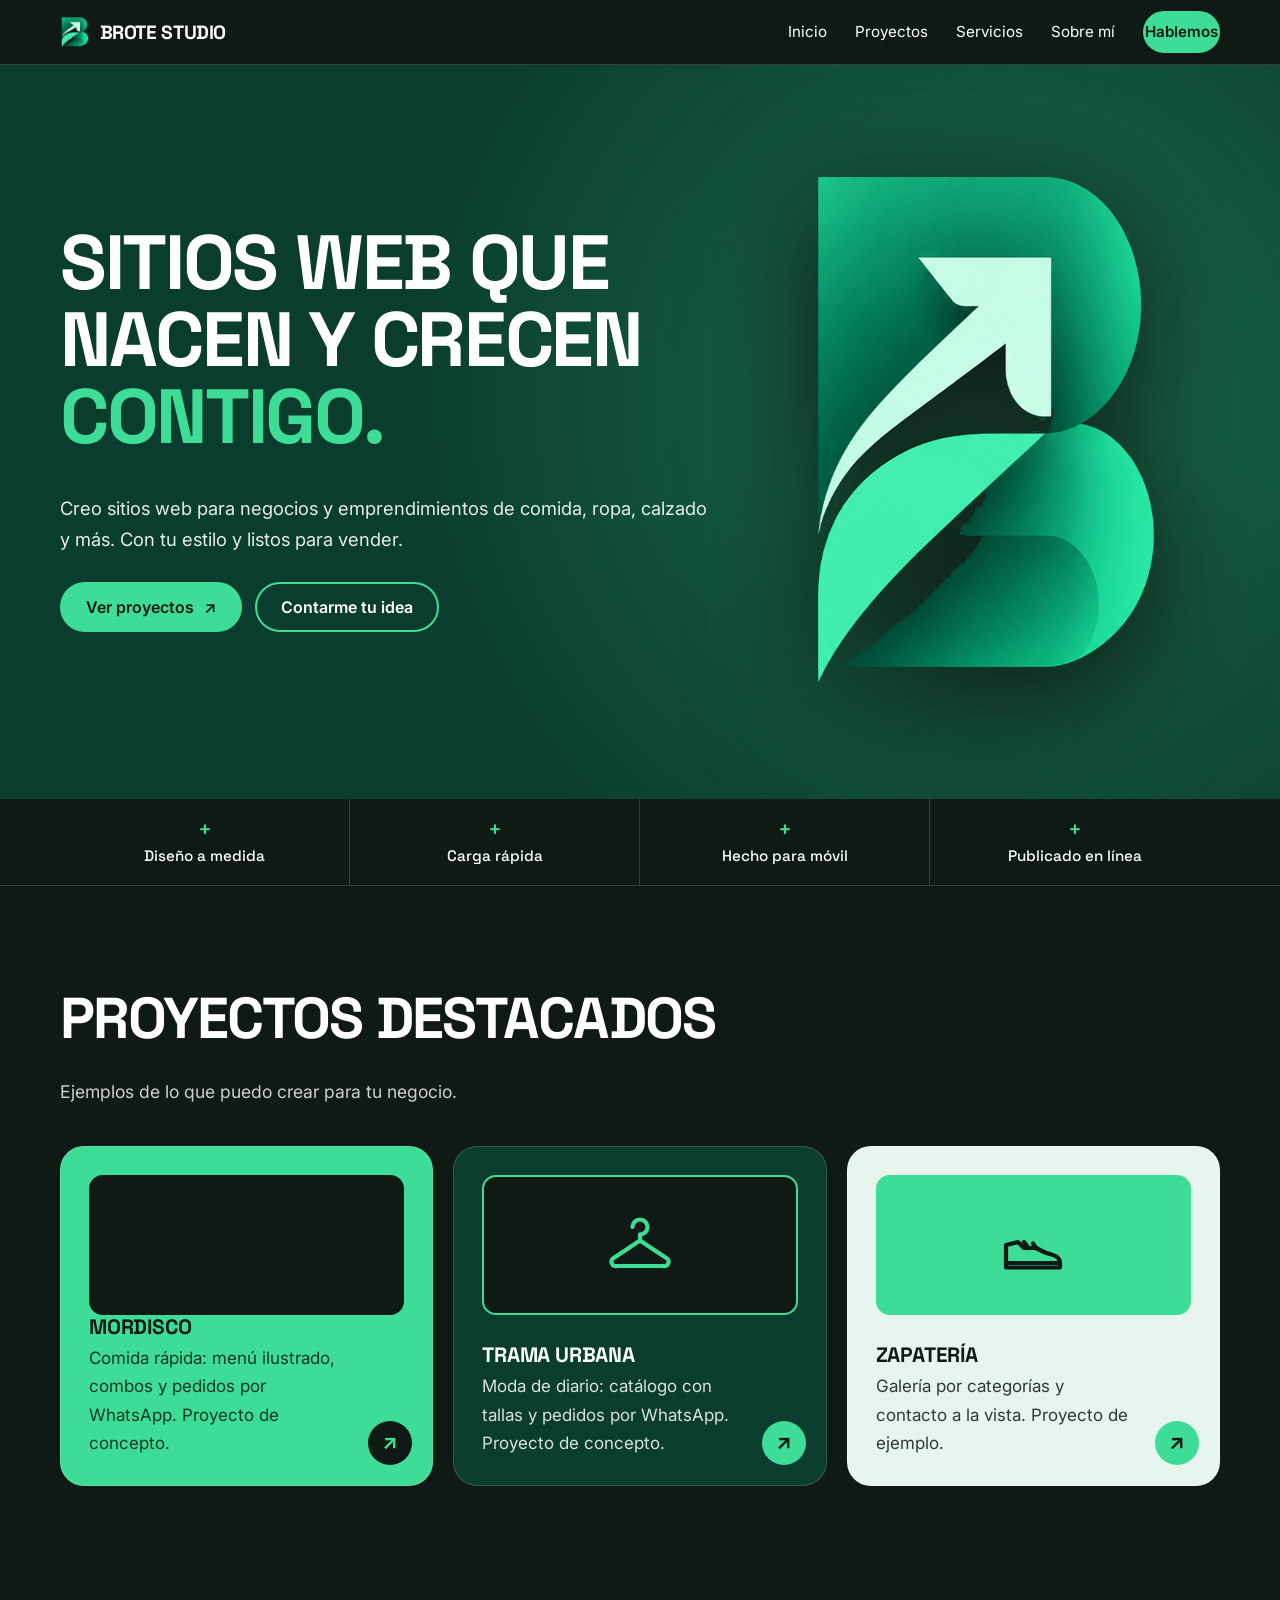
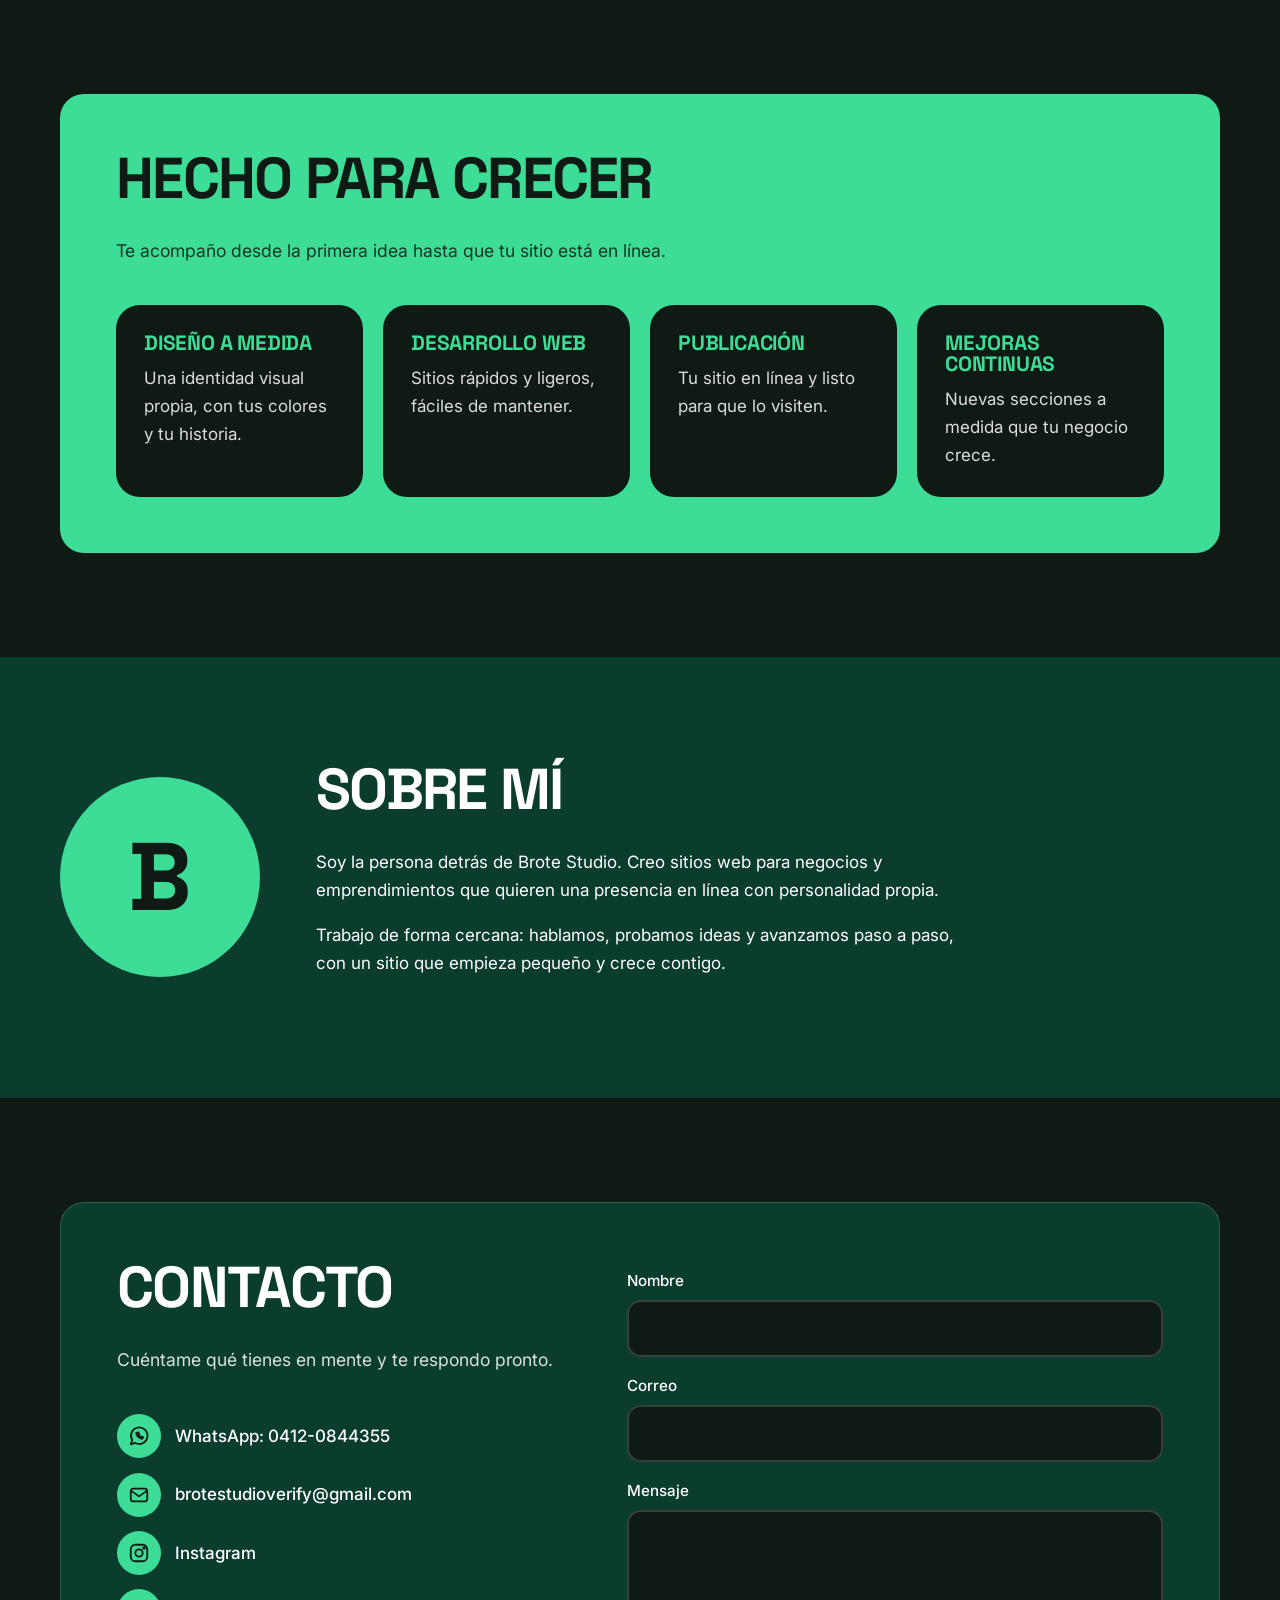
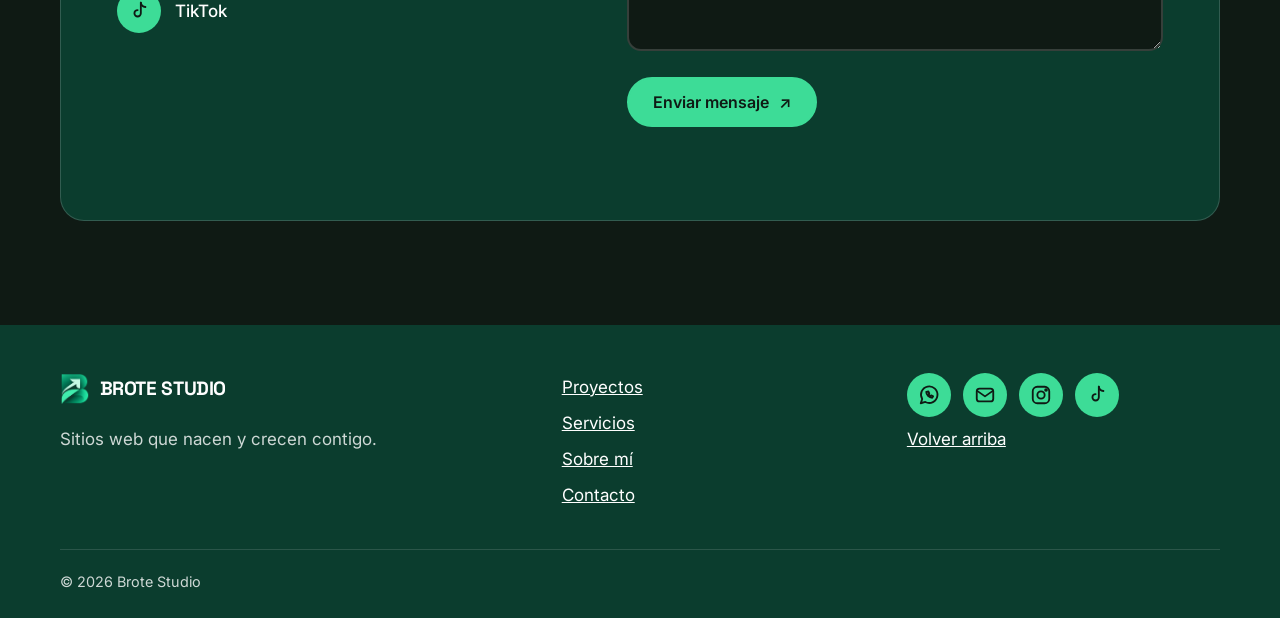
<file: index.html>
<!DOCTYPE html>
<html lang="es">
<head>
  <meta charset="UTF-8">
  <meta name="viewport" content="width=device-width, initial-scale=1">
  <title>Brote Studio · Sitios web que nacen y crecen contigo</title>
  <meta name="description" content="Brote Studio crea sitios web para negocios y emprendimientos: comida, ropa, calzado y más.">
  <link rel="icon" type="image/png" href="favicon.png">
  <link rel="preconnect" href="https://fonts.googleapis.com">
  <link rel="preconnect" href="https://fonts.gstatic.com" crossorigin>
  <link href="https://fonts.googleapis.com/css2?family=Inter:wght@400;500;600&family=Space+Grotesk:wght@500;700&display=swap" rel="stylesheet">
  <link rel="stylesheet" href="styles.css">
</head>
<body>

<svg width="0" height="0" style="position:absolute" aria-hidden="true">
  <symbol id="i-wa" viewBox="0 0 24 24" fill="none" stroke="currentColor" stroke-width="2" stroke-linecap="round" stroke-linejoin="round"><path d="M3 21l1.6-4.6A9 9 0 1 1 8 19.6L3 21z"/><path d="M9 8.5c0 3.5 3 6.5 6.5 6.5l1-1.6-2-1-.9.8c-.9-.4-1.7-1.2-2.1-2.1l.8-.9-1-2L9 8.5z"/></symbol>
  <symbol id="i-mail" viewBox="0 0 24 24" fill="none" stroke="currentColor" stroke-width="2" stroke-linecap="round" stroke-linejoin="round"><rect x="3" y="5" width="18" height="14" rx="3"/><path d="M3.5 7.5l8.5 6 8.5-6"/></symbol>
  <symbol id="i-ig" viewBox="0 0 24 24" fill="none" stroke="currentColor" stroke-width="2" stroke-linecap="round" stroke-linejoin="round"><rect x="3" y="3" width="18" height="18" rx="5"/><circle cx="12" cy="12" r="4"/><circle cx="17.5" cy="6.5" r="1" fill="currentColor"/></symbol>
  <symbol id="i-tt" viewBox="0 0 24 24" fill="none" stroke="currentColor" stroke-width="2" stroke-linecap="round" stroke-linejoin="round"><path d="M14 3v11.5a3.5 3.5 0 1 1-3.5-3.5"/><path d="M14 3c.4 2.7 2.2 4.4 5 4.6"/></symbol>
</svg>

<header class="site-header" id="top">
  <div class="wrap bar">
    <a href="#inicio" class="logo"><img src="logo.png" alt="" width="30" height="32"><span>Brote Studio</span></a>
    <button class="menu-btn" aria-label="Abrir menú" aria-expanded="false" aria-controls="menu"><span></span><span></span></button>
    <nav id="menu" class="menu" aria-label="Principal">
      <a href="#inicio">Inicio</a>
      <a href="#proyectos">Proyectos</a>
      <a href="#servicios">Servicios</a>
      <a href="#sobre-mi">Sobre mí</a>
      <a href="#contacto" class="btn btn-small">Hablemos</a>
    </nav>
  </div>
</header>

<main>

  <!-- INICIO -->
  <section class="hero" id="inicio">
    <div class="wrap hero-grid">
      <div>
        <h1><span class="line">Sitios web que</span> <span class="line">nacen y crecen</span> <span class="line">contigo.</span></h1>
        <p class="lead">Creo sitios web para negocios y emprendimientos de comida, ropa, calzado y más. Con tu estilo y listos para vender.</p>
        <div class="actions">
          <a href="#proyectos" class="btn">Ver proyectos <span class="arrow" aria-hidden="true">↗</span></a>
          <a href="#contacto" class="btn btn-ghost">Contarme tu idea</a>
        </div>
      </div>
      <div class="hero-art" aria-hidden="true"><img src="logo-grande.png" alt="" width="520" height="550"></div>
    </div>
  </section>

  <!-- Franja de valores -->
  <section class="strip" aria-label="Lo que incluye cada sitio">
    <ul class="wrap">
      <li>Diseño a medida</li>
      <li>Carga rápida</li>
      <li>Hecho para móvil</li>
      <li>Publicado en línea</li>
    </ul>
  </section>

  <!-- PROYECTOS -->
  <section class="section" id="proyectos">
    <div class="wrap">
      <div class="head">
        <h2>Proyectos destacados</h2>
        <p class="section-intro">Ejemplos de lo que puedo crear para tu negocio.</p>
      </div>
      <!-- TODO: reemplaza por tus proyectos reales cuando los tengas. -->
      <div class="grid projects">
        <article class="card project p1">
          <div class="shape" aria-hidden="true"><svg viewBox="0 0 120 100"><path d="M12 46C12 20 36 8 60 8s48 12 48 38z" fill="#C0711A"/><ellipse cx="40" cy="24" rx="3" ry="1.6" fill="#FFF4DC"/><ellipse cx="62" cy="18" rx="3" ry="1.6" fill="#FFF4DC"/><ellipse cx="82" cy="26" rx="3" ry="1.6" fill="#FFF4DC"/><path d="M8 48q8 8 16 0t16 0 16 0 16 0 16 0 16 0v6H8z" fill="#5DBB63"/><path d="M14 54h92l-14 8H28z" fill="#FFE08A"/><rect x="12" y="60" width="96" height="14" rx="7" fill="#5A3420"/><path d="M12 78h96v2c0 8-6 12-14 12H26c-8 0-14-4-14-12z" fill="#C0711A"/></svg></div>
          <h3><a href="mordisco.html">Mordisco</a></h3>
          <p>Comida rápida: menú ilustrado, combos y pedidos por WhatsApp. Proyecto de concepto.</p>
          <span class="go" aria-hidden="true">↗</span>
        </article>
        <article class="card project p2">
          <div class="shape" aria-hidden="true"><svg viewBox="0 0 24 24"><path d="M12 8.5a2.5 2.5 0 1 0-2.5-2.5"/><path d="M12 8.5v2L3.5 16.2A1.4 1.4 0 0 0 4.3 19h15.4a1.4 1.4 0 0 0 .8-2.8L12 10.5"/></svg></div>
          <h3><a href="trama-urbana.html">Trama Urbana</a></h3>
          <p>Moda de diario: catálogo con tallas y pedidos por WhatsApp. Proyecto de concepto.</p>
          <span class="go" aria-hidden="true">↗</span>
        </article>
        <article class="card project p3">
          <div class="shape" aria-hidden="true"><svg viewBox="0 0 24 24"><path d="M3 16v-4l4-1 2 2h4l3 1.5c2 .7 5 1 5 3.5v1.5H3z"/><path d="M3 18h18M9 11l1.5 2M12 11.5l1 1.5"/></svg></div>
          <h3>Zapatería</h3>
          <p>Galería por categorías y contacto a la vista. Proyecto de ejemplo.</p>
          <span class="go" aria-hidden="true">↗</span>
        </article>
      </div>
    </div>
  </section>

  <!-- SERVICIOS -->
  <section class="section" id="servicios">
    <div class="wrap">
      <div class="panel">
        <h2>Hecho para crecer</h2>
        <p class="section-intro">Te acompaño desde la primera idea hasta que tu sitio está en línea.</p>
        <div class="grid services">
          <article class="card"><h3>Diseño a medida</h3><p>Una identidad visual propia, con tus colores y tu historia.</p></article>
          <article class="card"><h3>Desarrollo web</h3><p>Sitios rápidos y ligeros, fáciles de mantener.</p></article>
          <article class="card"><h3>Publicación</h3><p>Tu sitio en línea y listo para que lo visiten.</p></article>
          <article class="card"><h3>Mejoras continuas</h3><p>Nuevas secciones a medida que tu negocio crece.</p></article>
        </div>
      </div>
    </div>
  </section>

  <!-- SOBRE MÍ -->
  <section class="section about-sec" id="sobre-mi">
    <div class="wrap about">
      <div class="avatar" aria-hidden="true">B</div>
      <div>
        <h2>Sobre mí</h2>
        <!-- TODO: escribe aquí tu historia con tus propias palabras. -->
        <p>Soy la persona detrás de Brote Studio. Creo sitios web para negocios y emprendimientos que quieren una presencia en línea con personalidad propia.</p>
        <p>Trabajo de forma cercana: hablamos, probamos ideas y avanzamos paso a paso, con un sitio que empieza pequeño y crece contigo.</p>
      </div>
    </div>
  </section>

  <!-- CONTACTO -->
  <section class="section" id="contacto">
    <div class="wrap">
      <div class="panel contact">
        <div>
          <h2>Contacto</h2>
          <p class="section-intro">Cuéntame qué tienes en mente y te respondo pronto.</p>
          <ul class="links">
            <li><a href="https://wa.me/584120844355?text=Hola%20Brote%20Studio%2C%20quiero%20un%20sitio%20web%20para%20mi%20negocio" target="_blank" rel="noopener"><span class="ico"><svg><use href="#i-wa"/></svg></span>WhatsApp: 0412-0844355</a></li>
            <li><a href="https://mail.google.com/mail/?view=cm&to=brotestudioverify@gmail.com&su=Quiero%20un%20sitio%20web" target="_blank" rel="noopener"><span class="ico"><svg><use href="#i-mail"/></svg></span>brotestudioverify@gmail.com</a></li>
            <!-- TODO: reemplaza estos dos enlaces por tus perfiles reales (ej. https://instagram.com/tu_usuario) -->
            <li><a href="https://www.instagram.com/" target="_blank" rel="noopener"><span class="ico"><svg><use href="#i-ig"/></svg></span>Instagram</a></li>
            <li><a href="https://www.tiktok.com/" target="_blank" rel="noopener"><span class="ico"><svg><use href="#i-tt"/></svg></span>TikTok</a></li>
          </ul>
        </div>
        <form class="form" id="contact-form" novalidate>
          <label for="nombre">Nombre</label>
          <input id="nombre" name="nombre" type="text" autocomplete="name" required>
          <label for="correo">Correo</label>
          <input id="correo" name="correo" type="email" autocomplete="email" required>
          <label for="mensaje">Mensaje</label>
          <textarea id="mensaje" name="mensaje" rows="4" required></textarea>
          <button type="submit" class="btn">Enviar mensaje <span class="arrow" aria-hidden="true">↗</span></button>
          <p class="form-msg" id="form-msg" role="status"></p>
        </form>
      </div>
    </div>
  </section>

</main>

<footer class="site-footer">
  <div class="wrap foot">
    <div>
      <a href="#inicio" class="logo"><img src="logo.png" alt="" width="30" height="32"><span>Brote Studio</span></a>
      <p>Sitios web que nacen y crecen contigo.</p>
    </div>
    <nav aria-label="Pie de página">
      <a href="#proyectos">Proyectos</a>
      <a href="#servicios">Servicios</a>
      <a href="#sobre-mi">Sobre mí</a>
      <a href="#contacto">Contacto</a>
    </nav>
    <div>
      <div class="redes">
        <a class="ico" href="https://wa.me/584120844355" target="_blank" rel="noopener" aria-label="WhatsApp"><svg><use href="#i-wa"/></svg></a>
        <a class="ico" href="https://mail.google.com/mail/?view=cm&to=brotestudioverify@gmail.com" target="_blank" rel="noopener" aria-label="Gmail"><svg><use href="#i-mail"/></svg></a>
        <a class="ico" href="https://www.instagram.com/" target="_blank" rel="noopener" aria-label="Instagram"><svg><use href="#i-ig"/></svg></a>
        <a class="ico" href="https://www.tiktok.com/" target="_blank" rel="noopener" aria-label="TikTok"><svg><use href="#i-tt"/></svg></a>
      </div>
      <a href="#top">Volver arriba</a>
    </div>
  </div>
  <div class="wrap copy">© <span id="year">2026</span> Brote Studio</div>
</footer>

<script src="script.js"></script>
</body>
</html>
</file>
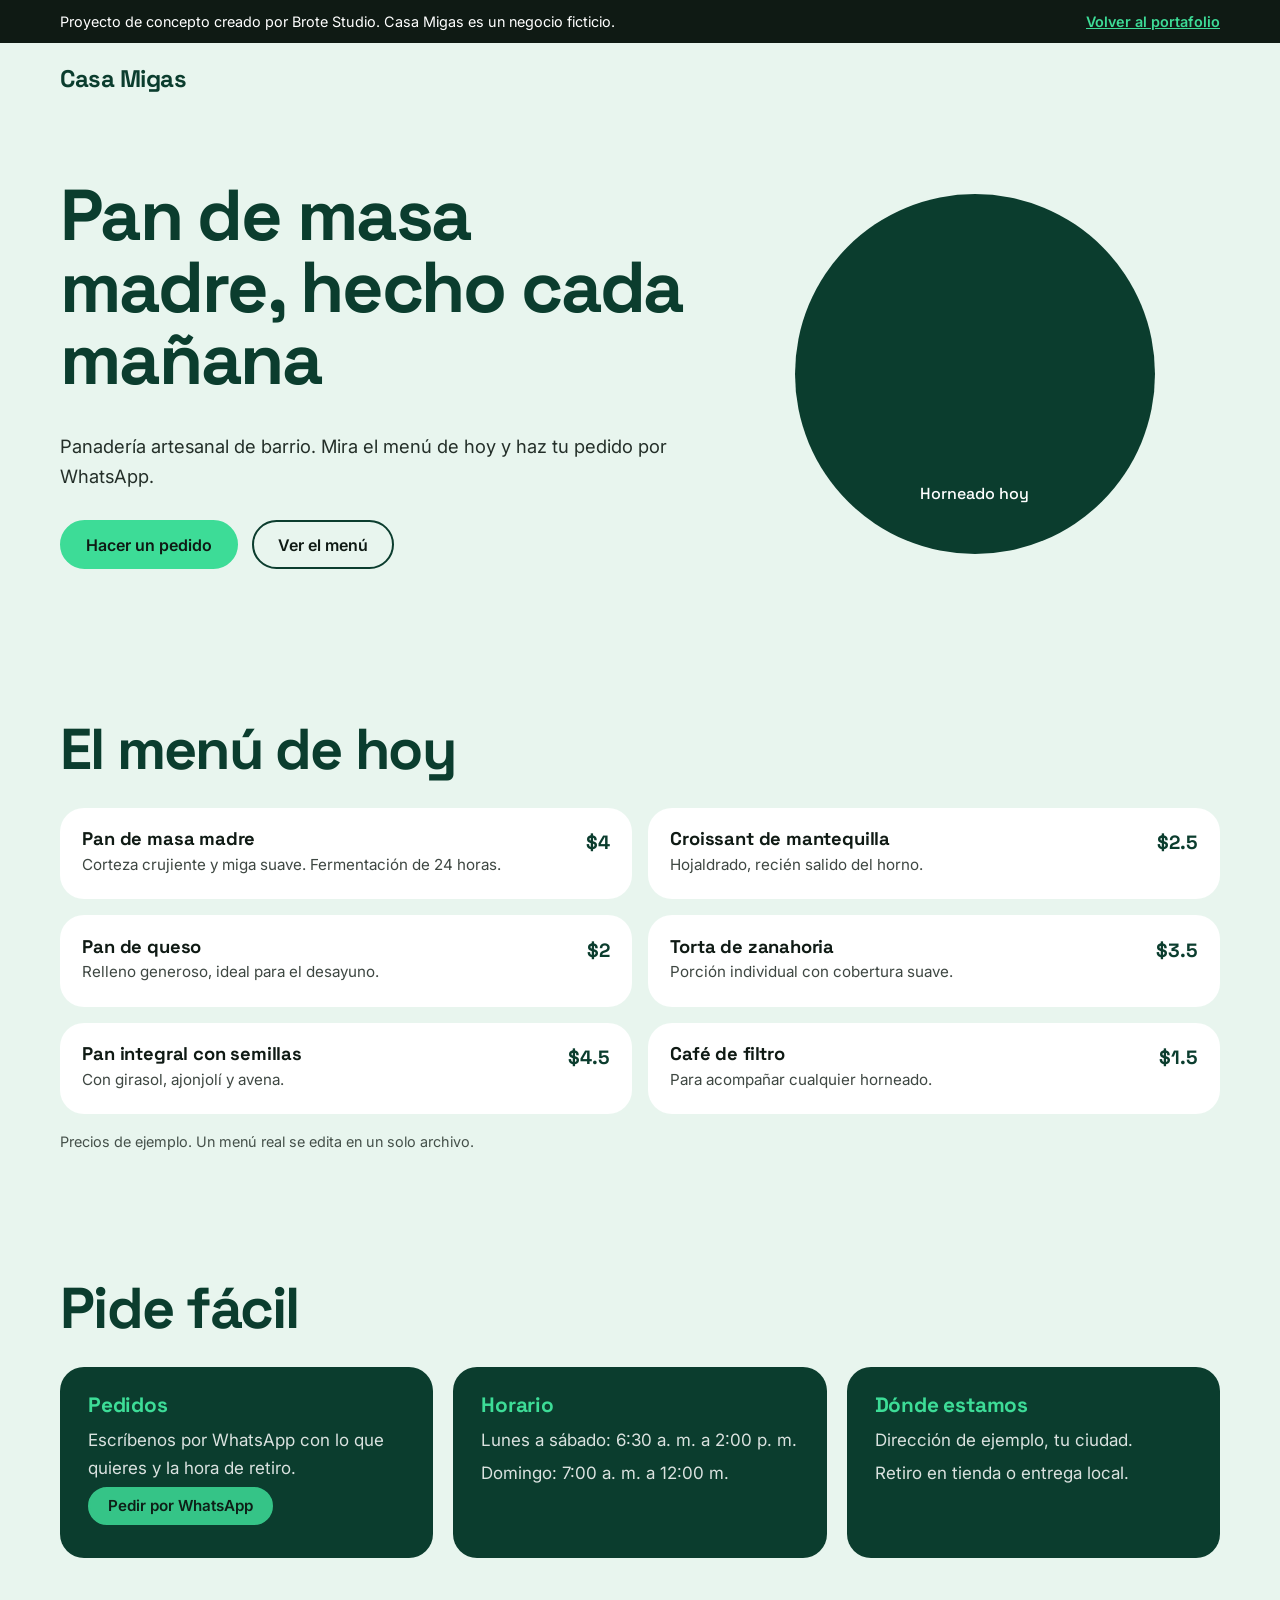
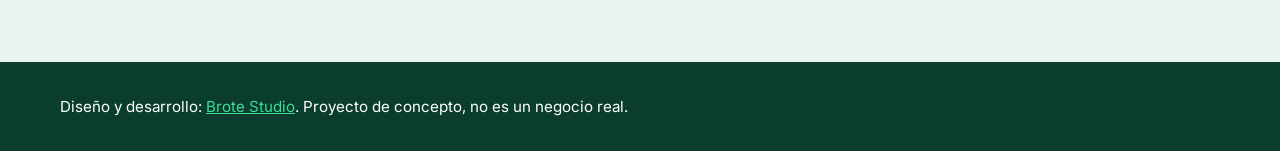
<file: casa-migas.html>
<!DOCTYPE html>
<html lang="es">
<head>
  <meta charset="UTF-8">
  <meta name="viewport" content="width=device-width, initial-scale=1">
  <title>Casa Migas · Panadería artesanal (proyecto de concepto)</title>
  <meta name="description" content="Proyecto de concepto de Brote Studio: sitio para una panadería artesanal ficticia.">
  <meta name="robots" content="noindex">
  <link rel="icon" type="image/png" href="favicon.png">
  <link rel="preconnect" href="https://fonts.googleapis.com">
  <link rel="preconnect" href="https://fonts.gstatic.com" crossorigin>
  <link href="https://fonts.googleapis.com/css2?family=Inter:wght@400;500;600&family=Space+Grotesk:wght@500;700&display=swap" rel="stylesheet">
  <link rel="stylesheet" href="styles.css">
  <style>
    body { background: var(--verde-salvia); color: var(--casi-negro); }
    .aviso { background: var(--casi-negro); color: var(--blanco); font-size: .9rem; padding: .6rem 0; }
    .aviso .wrap { display: flex; flex-wrap: wrap; gap: .5rem 1.5rem; justify-content: space-between; }
    .aviso a { color: var(--verde-menta); font-weight: 600; }
    .cm-top { padding: 1.25rem 0; }
    .cm-top strong { font: 700 1.5rem var(--fuente-titulo); letter-spacing: -0.02em; color: var(--verde-bosque); }
    .cm-hero { display: grid; gap: 2rem; align-items: center; padding: 2rem 0 4rem; }
    .cm-hero h1 { color: var(--verde-bosque); text-transform: none; font-size: clamp(2.4rem, 7vw, 4.5rem); }
    .cm-hero .btn-ghost { color: var(--casi-negro); border-color: var(--verde-bosque); }
    .horno { aspect-ratio: 1; max-width: 360px; width: 100%; margin-inline: auto; border-radius: 50%; background: var(--verde-bosque); display: grid; place-content: center; position: relative; }
    .horno::before { content: ""; width: 62%; aspect-ratio: 1.5; border-radius: 50% 50% 45% 45%; background: var(--verde-menta); }
    .horno span { position: absolute; bottom: 14%; left: 0; right: 0; text-align: center; color: var(--blanco); font: 500 1rem var(--fuente-titulo); }
    .cm-sec { padding: 3.5rem 0; }
    .cm-sec h2 { color: var(--verde-bosque); text-transform: none; }
    .menu-grid { display: grid; gap: 1rem; }
    .item { background: var(--blanco); border-radius: var(--radio); padding: 1.4rem; display: flex; justify-content: space-between; gap: 1rem; }
    .item h3 { text-transform: none; font-size: 1.15rem; margin-bottom: .2rem; }
    .item p { margin: 0; font-size: .95rem; opacity: .8; }
    .item b { font: 700 1.2rem var(--fuente-titulo); color: var(--verde-bosque); }
    .nota { font-size: .9rem; opacity: .75; margin-top: 1rem; }
    .info { display: grid; gap: 1.25rem; }
    .info .card { background: var(--verde-bosque); color: var(--blanco); }
    .info h3 { color: var(--verde-menta); text-transform: none; }
    .info p { margin: 0 0 .3rem; }
    .cm-foot { background: var(--verde-bosque); color: var(--blanco); padding: 2rem 0; margin-top: 3rem; font-size: .95rem; }
    .cm-foot a { color: var(--verde-menta); }
    @media (min-width: 760px) {
      .cm-hero { grid-template-columns: 1.3fr 1fr; padding: 4rem 0 6rem; }
      .menu-grid { grid-template-columns: repeat(2, 1fr); }
      .info { grid-template-columns: repeat(3, 1fr); }
    }
  </style>
</head>
<body>

<div class="aviso">
  <div class="wrap">
    <span>Proyecto de concepto creado por Brote Studio. Casa Migas es un negocio ficticio.</span>
    <a href="index.html#proyectos">Volver al portafolio</a>
  </div>
</div>

<header class="cm-top"><div class="wrap"><strong>Casa Migas</strong></div></header>

<main class="wrap">

  <section class="cm-hero">
    <div>
      <h1>Pan de masa madre, hecho cada mañana</h1>
      <p class="lead">Panadería artesanal de barrio. Mira el menú de hoy y haz tu pedido por WhatsApp.</p>
      <div class="actions">
        <a href="#pedido" class="btn">Hacer un pedido</a>
        <a href="#menu" class="btn btn-ghost">Ver el menú</a>
      </div>
    </div>
    <div class="horno" aria-hidden="true"><span>Horneado hoy</span></div>
  </section>

  <section class="cm-sec" id="menu">
    <h2>El menú de hoy</h2>
    <div class="menu-grid">
      <article class="item"><div><h3>Pan de masa madre</h3><p>Corteza crujiente y miga suave. Fermentación de 24 horas.</p></div><b>$4</b></article>
      <article class="item"><div><h3>Croissant de mantequilla</h3><p>Hojaldrado, recién salido del horno.</p></div><b>$2.5</b></article>
      <article class="item"><div><h3>Pan de queso</h3><p>Relleno generoso, ideal para el desayuno.</p></div><b>$2</b></article>
      <article class="item"><div><h3>Torta de zanahoria</h3><p>Porción individual con cobertura suave.</p></div><b>$3.5</b></article>
      <article class="item"><div><h3>Pan integral con semillas</h3><p>Con girasol, ajonjolí y avena.</p></div><b>$4.5</b></article>
      <article class="item"><div><h3>Café de filtro</h3><p>Para acompañar cualquier horneado.</p></div><b>$1.5</b></article>
    </div>
    <p class="nota">Precios de ejemplo. Un menú real se edita en un solo archivo.</p>
  </section>

  <section class="cm-sec" id="pedido">
    <h2>Pide fácil</h2>
    <div class="info">
      <div class="card"><h3>Pedidos</h3><p>Escríbenos por WhatsApp con lo que quieres y la hora de retiro.</p><p><a class="btn btn-small" href="#pedido">Pedir por WhatsApp</a></p></div>
      <div class="card"><h3>Horario</h3><p>Lunes a sábado: 6:30 a. m. a 2:00 p. m.</p><p>Domingo: 7:00 a. m. a 12:00 m.</p></div>
      <div class="card"><h3>Dónde estamos</h3><p>Dirección de ejemplo, tu ciudad.</p><p>Retiro en tienda o entrega local.</p></div>
    </div>
  </section>

</main>

<footer class="cm-foot">
  <div class="wrap">Diseño y desarrollo: <a href="index.html">Brote Studio</a>. Proyecto de concepto, no es un negocio real.</div>
</footer>

</body>
</html>
</file>
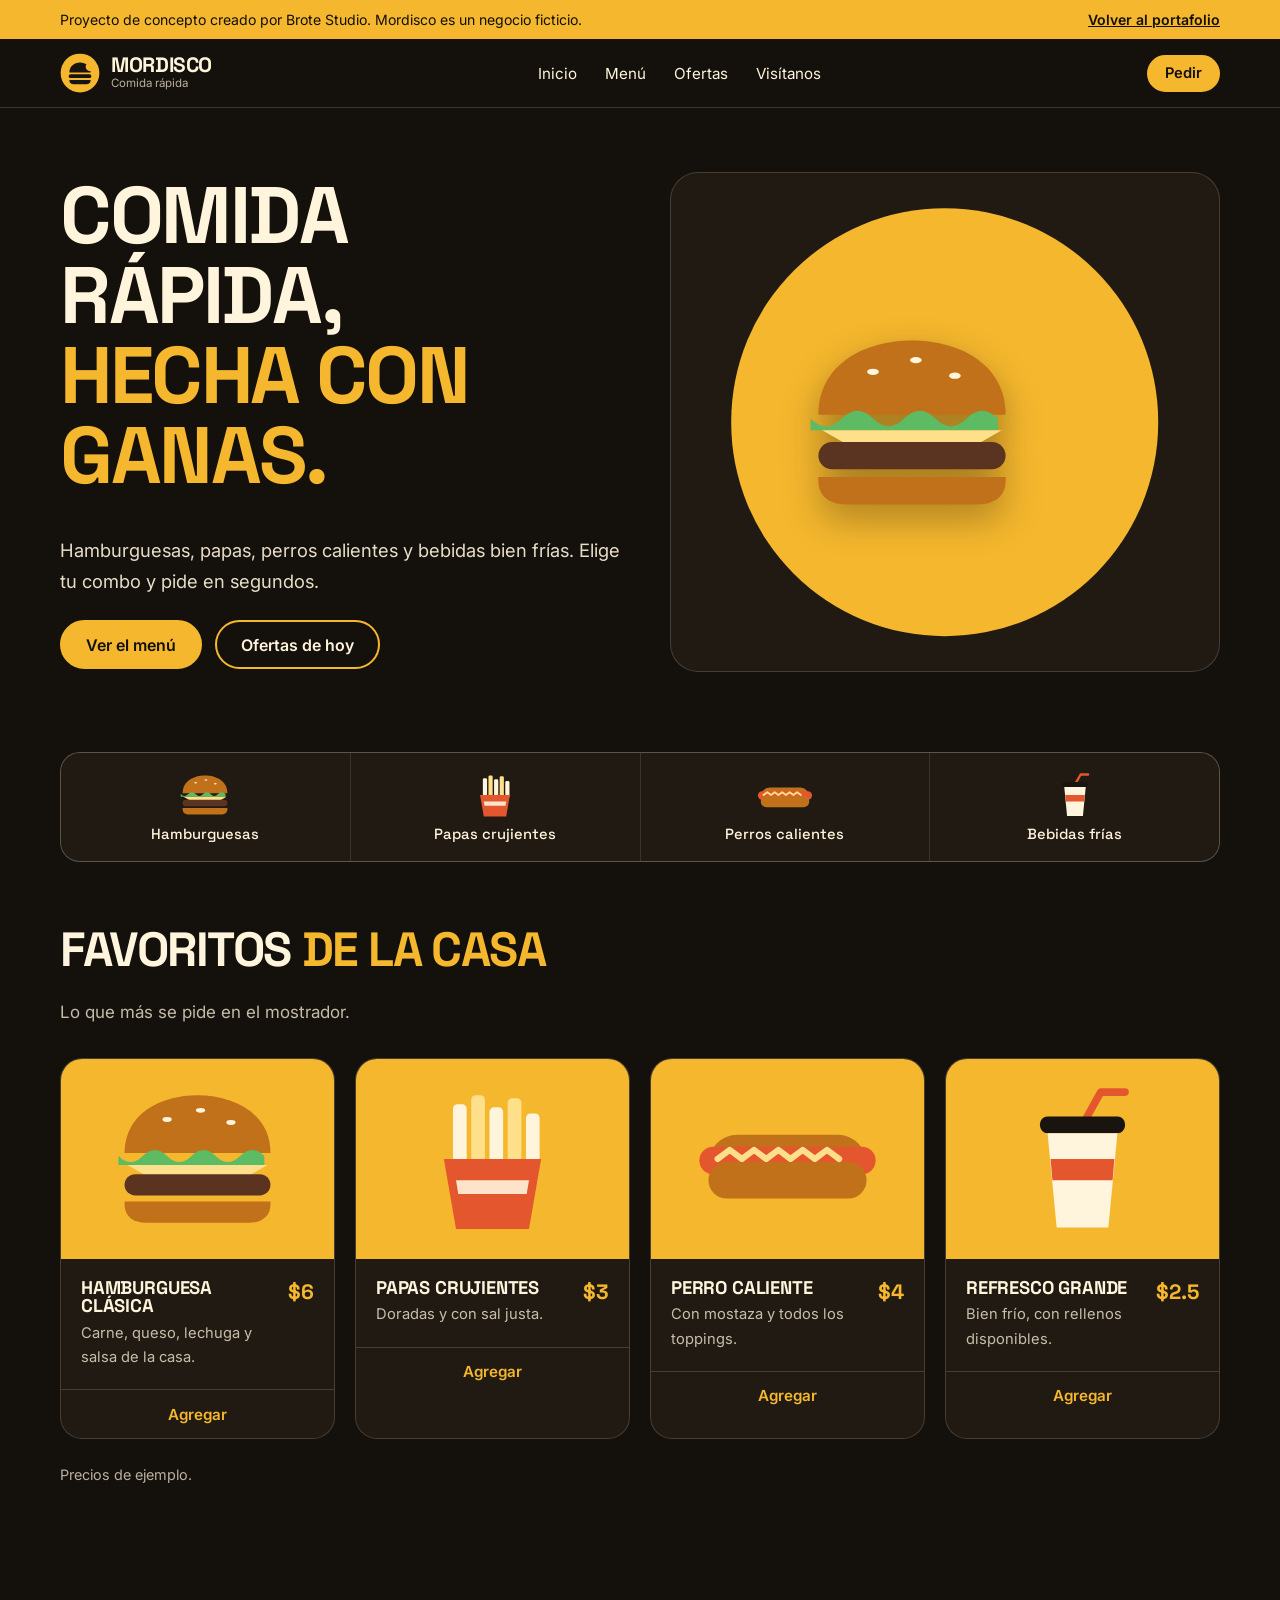
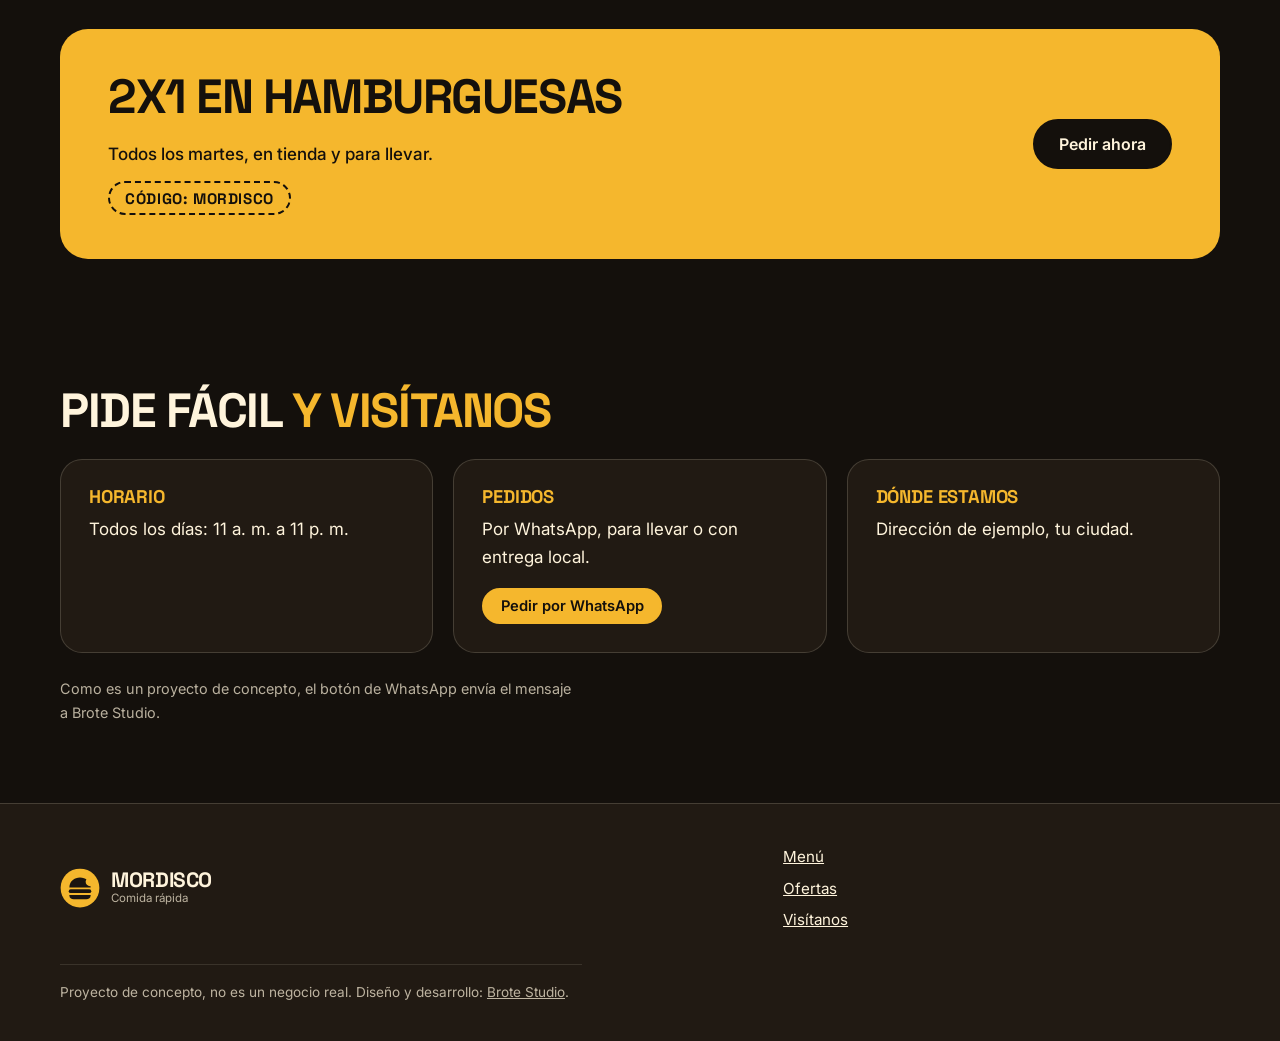
<file: mordisco.html>
<!DOCTYPE html>
<html lang="es">
<head>
  <meta charset="UTF-8">
  <meta name="viewport" content="width=device-width, initial-scale=1">
  <title>Mordisco · Comida rápida (proyecto de concepto)</title>
  <meta name="description" content="Proyecto de concepto de Brote Studio: sitio para un negocio ficticio de comida rápida.">
  <meta name="robots" content="noindex">
  <link rel="icon" type="image/svg+xml" href="mordisco-logo.svg">
  <link rel="preconnect" href="https://fonts.googleapis.com">
  <link rel="preconnect" href="https://fonts.gstatic.com" crossorigin>
  <link href="https://fonts.googleapis.com/css2?family=Inter:wght@400;500;600&family=Space+Grotesk:wght@500;700&display=swap" rel="stylesheet">
  <style>
    :root { --noche:#14100C; --carbon:#211A13; --ambar:#F5B72D; --crema:#FFF4DC; --linea:rgba(255,244,220,.16); }
    *,*::before,*::after { box-sizing:border-box; }
    html { scroll-behavior:smooth; scroll-padding-top:72px; }
    body { margin:0; font:1.0625rem/1.65 "Inter",system-ui,sans-serif; background:var(--noche); color:var(--crema); }
    a { color:inherit; }
    :focus-visible { outline:3px solid var(--ambar); outline-offset:3px; border-radius:6px; }
    h1,h2,h3 { font-family:"Space Grotesk",system-ui,sans-serif; text-transform:uppercase; letter-spacing:-.03em; line-height:1; margin:0 0 .5em; }
    h1 { font-size:clamp(2.4rem,9vw,5rem); font-weight:700; }
    h2 { font-size:clamp(1.9rem,6vw,3rem); font-weight:700; }
    h3 { font-size:1.15rem; font-weight:700; letter-spacing:-.01em; }
    p { margin:0 0 1em; max-width:58ch; }
    .wrap { width:min(1160px,100% - 2.5rem); margin-inline:auto; }
    .amb { color:var(--ambar); }
    .btn { display:inline-flex; align-items:center; gap:.5em; padding:.8em 1.5em; border:2px solid var(--ambar); border-radius:999px; background:var(--ambar); color:var(--noche); font:600 1rem "Inter",sans-serif; text-decoration:none; transition:transform .2s; }
    .btn:hover { transform:translateY(-2px); }
    .btn.out { background:transparent; color:var(--crema); }
    .btn.sm { padding:.5em 1.1em; font-size:.92rem; }
    .art { display:block; width:100%; height:100%; }

    .aviso { background:var(--ambar); color:var(--noche); font-size:.88rem; padding:.5rem 0; }
    .aviso .wrap { display:flex; flex-wrap:wrap; justify-content:space-between; gap:.3rem 1rem; }
    .aviso a { font-weight:600; }
    header.top { position:sticky; top:0; z-index:10; background:var(--noche); border-bottom:1px solid var(--linea); }
    .bar { display:flex; align-items:center; justify-content:space-between; min-height:68px; gap:1rem; }
    .marca { display:flex; align-items:center; gap:.7rem; text-decoration:none; }
    .marca img { width:40px; height:40px; }
    .marca b { display:block; font:700 1.3rem "Space Grotesk",sans-serif; text-transform:uppercase; letter-spacing:-.02em; line-height:1; }
    .marca small { display:block; font-size:.72rem; opacity:.7; line-height:1.3; }
    nav.principal { display:none; gap:1.75rem; font-size:.95rem; }
    nav.principal a { text-decoration:none; }
    nav.principal a:hover { color:var(--ambar); }

    .hero { padding:2.5rem 0 3.5rem; display:grid; gap:2rem; align-items:center; }
    .hero .lead { font-size:1.15rem; opacity:.9; }
    .acc { display:flex; flex-wrap:wrap; gap:.8rem; margin-top:1.5rem; }
    .escena { position:relative; aspect-ratio:1.1; border-radius:28px; background:var(--carbon); border:1px solid var(--linea); display:grid; place-content:center; overflow:hidden; }
    .escena::before { content:""; position:absolute; width:78%; aspect-ratio:1; border-radius:50%; background:var(--ambar); top:50%; left:50%; translate:-50% -50%; }
    .escena .art { position:relative; width:min(78%,420px); height:auto; filter:drop-shadow(0 14px 18px rgba(20,16,12,.35)); animation:flota 4s ease-in-out infinite; }
    @keyframes flota { 50% { transform:translateY(-8px); } }

    .rapida { display:grid; grid-template-columns:1fr 1fr; gap:1px; background:var(--linea); border:1px solid var(--linea); border-radius:20px; overflow:hidden; }
    .rapida div { background:var(--carbon); padding:1.1rem .8rem; text-align:center; font:500 .92rem "Space Grotesk",sans-serif; }
    .rapida .art { width:56px; height:48px; margin:0 auto .4rem; }

    .sec { padding:4rem 0; }
    .sub { opacity:.75; margin-bottom:2rem; }
    .cards { display:grid; gap:1.25rem; }
    .plato { background:var(--carbon); border:1px solid var(--linea); border-radius:22px; overflow:hidden; }
    .ph { background:var(--ambar); padding:1.5rem; height:200px; }
    .plato .row { padding:1.25rem; display:flex; justify-content:space-between; align-items:flex-start; gap:1rem; }
    .plato h3 { margin-bottom:.3rem; }
    .plato p { margin:0; font-size:.92rem; opacity:.75; }
    .plato b { font:700 1.3rem "Space Grotesk",sans-serif; color:var(--ambar); }

    .promo { background:var(--ambar); color:var(--noche); border-radius:28px; padding:2rem 1.5rem; display:grid; gap:1.25rem; align-items:center; }
    .promo h2 { margin:0 0 .4em; }
    .promo p { margin:0; font-weight:500; }
    .codigo { display:inline-block; margin-top:.8rem; padding:.35em 1em; border:2px dashed var(--noche); border-radius:999px; font:700 .95rem "Space Grotesk",sans-serif; letter-spacing:.04em; }
    .promo .btn { background:var(--noche); color:var(--crema); border-color:var(--noche); justify-self:start; }

    .info { display:grid; gap:1.25rem; }
    .caja { background:var(--carbon); border:1px solid var(--linea); border-radius:22px; padding:1.75rem; }
    .caja h3 { color:var(--ambar); }
    .caja p { margin:0 0 1rem; }
    .nota { margin-top:1.5rem; font-size:.9rem; opacity:.7; }

    footer.pie { border-top:1px solid var(--linea); padding:2.5rem 0 1.5rem; background:var(--carbon); }
    .pie .cols { display:grid; gap:1.5rem; }
    .pie nav { display:flex; flex-direction:column; gap:.4rem; font-size:.95rem; }
    .pie a:hover { color:var(--ambar); }
    .pie .legal { margin-top:2rem; padding-top:1rem; border-top:1px solid var(--linea); font-size:.85rem; opacity:.7; }

    @media (min-width:760px) {
      nav.principal { display:flex; }
      .hero { grid-template-columns:1.05fr 1fr; padding:4rem 0 5rem; }
      .rapida { grid-template-columns:repeat(4,1fr); }
      .cards { grid-template-columns:repeat(2,1fr); }
      .promo { grid-template-columns:1.4fr 1fr; padding:2.75rem 3rem; }
      .promo .btn { justify-self:end; }
      .info { grid-template-columns:repeat(3,1fr); }
      .pie .cols { grid-template-columns:1.6fr 1fr; }
    }
    @media (min-width:1000px) { .cards { grid-template-columns:repeat(4,1fr); } }
    @media (prefers-reduced-motion:reduce) { html{scroll-behavior:auto;} *{transition:none!important;animation:none!important;} }

    [hidden] { display:none !important; }
    .add { width:100%; border:0; border-top:1px solid var(--linea); background:transparent; color:var(--ambar); font:600 .95rem "Inter",sans-serif; padding:.9rem; cursor:pointer; transition:background .2s,color .2s; }
    .add:hover { background:var(--ambar); color:var(--noche); }
    .menu-btn { background:none; border:0; width:44px; height:44px; cursor:pointer; display:grid; place-content:center; gap:7px; }
    .menu-btn span { display:block; width:24px; height:2px; background:var(--crema); border-radius:2px; }
    nav.principal.open { display:flex; flex-direction:column; gap:.5rem; position:absolute; top:68px; left:0; right:0; background:var(--noche); padding:1rem 1.25rem 1.5rem; border-bottom:1px solid var(--linea); }
    .pedido-bar { position:fixed; left:0; right:0; bottom:0; z-index:20; background:var(--carbon); border-top:2px solid var(--ambar); padding:.8rem 1.25rem; display:flex; flex-wrap:wrap; align-items:center; justify-content:space-between; gap:.6rem; }
    .pedido-bar strong { margin-right:.6rem; }
    .pedido-bar #pb-total { color:var(--ambar); font:700 1.1rem "Space Grotesk",sans-serif; }
    .pb-acc { display:flex; gap:.6rem; }
    body.con-pedido { padding-bottom:84px; }
    @media (min-width:760px) { .menu-btn { display:none; } nav.principal.open { position:static; flex-direction:row; padding:0; border:0; } }
  </style>
</head>
<body>

<div class="aviso"><div class="wrap"><span>Proyecto de concepto creado por Brote Studio. Mordisco es un negocio ficticio.</span><a href="index.html#proyectos">Volver al portafolio</a></div></div>

<svg width="0" height="0" style="position:absolute" aria-hidden="true"><symbol id="burger" viewBox="0 0 120 100"><path d="M12 46C12 20 36 8 60 8s48 12 48 38z" fill="#C0711A"/><ellipse cx="40" cy="24" rx="3" ry="1.6" fill="#FFF4DC"/><ellipse cx="62" cy="18" rx="3" ry="1.6" fill="#FFF4DC"/><ellipse cx="82" cy="26" rx="3" ry="1.6" fill="#FFF4DC"/><path d="M8 48q8 8 16 0t16 0 16 0 16 0 16 0 16 0v6H8z" fill="#5DBB63"/><path d="M14 54h92l-14 8H28z" fill="#FFE08A"/><rect x="12" y="60" width="96" height="14" rx="7" fill="#5A3420"/><path d="M12 78h96v2c0 8-6 12-14 12H26c-8 0-14-4-14-12z" fill="#C0711A"/></symbol><symbol id="fries" viewBox="0 0 120 100"><rect x="34" y="14" width="9" height="42" rx="3" fill="#FFF4DC"/><rect x="46" y="8" width="9" height="48" rx="3" fill="#FFE08A"/><rect x="58" y="16" width="9" height="40" rx="3" fill="#FFF4DC"/><rect x="70" y="10" width="9" height="46" rx="3" fill="#FFE08A"/><rect x="82" y="20" width="9" height="36" rx="3" fill="#FFF4DC"/><path d="M28 50h64l-8 46H36z" fill="#E4572E"/><path d="M36 64h48l-1.5 9h-45z" fill="#FFF4DC" opacity=".9"/></symbol><symbol id="dog" viewBox="0 0 120 100"><rect x="8" y="34" width="104" height="38" rx="19" fill="#C0711A"/><rect x="2" y="42" width="116" height="18" rx="9" fill="#E4572E"/><path d="M8 52h104v6c0 12-8 20-20 20H28C16 78 8 70 8 58z" fill="#C0711A" opacity="0"/><rect x="8" y="52" width="104" height="24" rx="12" fill="#C0711A"/><path d="M14 50l8-6 8 6 8-6 8 6 8-6 8 6 8-6 8 6 8-6 8 6" stroke="#FFE08A" stroke-width="4" fill="none" stroke-linecap="round" stroke-linejoin="round"/></symbol><symbol id="cup" viewBox="0 0 120 100"><path d="M62 24L72 6h16" stroke="#E4572E" stroke-width="5" fill="none" stroke-linecap="round" stroke-linejoin="round"/><rect x="32" y="22" width="56" height="11" rx="5" fill="#1A1410"/><path d="M37 33h46l-6 62H43z" fill="#FFF4DC"/><path d="M39 50h42l-1.2 14H40.2z" fill="#E4572E"/></symbol></svg>

<header class="top" id="inicio">
  <div class="wrap bar">
    <a class="marca" href="#inicio"><img src="mordisco-logo.svg" alt="" width="40" height="40"><span><b>Mordisco</b><small>Comida rápida</small></span></a>
    <nav class="principal" id="nav" aria-label="Principal"><a href="#inicio">Inicio</a><a href="#menu">Menú</a><a href="#ofertas">Ofertas</a><a href="#visitanos">Visítanos</a></nav>
    <a class="btn sm" href="#menu">Pedir</a>
    <button class="menu-btn" type="button" aria-label="Abrir menú" aria-expanded="false" aria-controls="nav"><span></span><span></span></button>
  </div>
</header>

<main>
  <section class="wrap hero">
    <div>
      <h1>Comida rápida,<br><span class="amb">hecha con ganas.</span></h1>
      <p class="lead">Hamburguesas, papas, perros calientes y bebidas bien frías. Elige tu combo y pide en segundos.</p>
      <div class="acc"><a href="#menu" class="btn">Ver el menú</a><a href="#ofertas" class="btn out">Ofertas de hoy</a></div>
    </div>
    <div class="escena" aria-hidden="true"><svg class="art" viewBox="0 0 120 100"><use href="#burger"/></svg></div>
  </section>

  <section class="wrap" aria-label="Lo que ofrecemos">
    <div class="rapida">
      <div><svg class="art" viewBox="0 0 120 100"><use href="#burger"/></svg>Hamburguesas</div>
      <div><svg class="art" viewBox="0 0 120 100"><use href="#fries"/></svg>Papas crujientes</div>
      <div><svg class="art" viewBox="0 0 120 100"><use href="#dog"/></svg>Perros calientes</div>
      <div><svg class="art" viewBox="0 0 120 100"><use href="#cup"/></svg>Bebidas frías</div>
    </div>
  </section>

  <section class="wrap sec" id="menu">
    <h2>Favoritos <span class="amb">de la casa</span></h2>
    <p class="sub">Lo que más se pide en el mostrador.</p>
    <div class="cards">
      <article class="plato"><div class="ph"><svg class="art" viewBox="0 0 120 100"><use href="#burger"/></svg></div><div class="row"><div><h3>Hamburguesa clásica</h3><p>Carne, queso, lechuga y salsa de la casa.</p></div><b>$6</b></div><button class="add" type="button" data-name="Hamburguesa clásica" data-price="6">Agregar</button></article>
      <article class="plato"><div class="ph"><svg class="art" viewBox="0 0 120 100"><use href="#fries"/></svg></div><div class="row"><div><h3>Papas crujientes</h3><p>Doradas y con sal justa.</p></div><b>$3</b></div><button class="add" type="button" data-name="Papas crujientes" data-price="3">Agregar</button></article>
      <article class="plato"><div class="ph"><svg class="art" viewBox="0 0 120 100"><use href="#dog"/></svg></div><div class="row"><div><h3>Perro caliente</h3><p>Con mostaza y todos los toppings.</p></div><b>$4</b></div><button class="add" type="button" data-name="Perro caliente" data-price="4">Agregar</button></article>
      <article class="plato"><div class="ph"><svg class="art" viewBox="0 0 120 100"><use href="#cup"/></svg></div><div class="row"><div><h3>Refresco grande</h3><p>Bien frío, con rellenos disponibles.</p></div><b>$2.5</b></div><button class="add" type="button" data-name="Refresco grande" data-price="2.5">Agregar</button></article>
    </div>
    <p class="nota">Precios de ejemplo.</p>
  </section>

  <section class="wrap sec" id="ofertas">
    <div class="promo">
      <div>
        <h2>2x1 en hamburguesas</h2>
        <p>Todos los martes, en tienda y para llevar.</p>
        <span class="codigo">CÓDIGO: MORDISCO</span>
      </div>
      <a class="btn" href="#menu">Pedir ahora</a>
    </div>
  </section>

  <section class="wrap sec" id="visitanos">
    <h2>Pide fácil <span class="amb">y visítanos</span></h2>
    <div class="info">
      <div class="caja"><h3>Horario</h3><p>Todos los días: 11 a. m. a 11 p. m.</p></div>
      <div class="caja"><h3>Pedidos</h3><p>Por WhatsApp, para llevar o con entrega local.</p><a class="btn sm" href="https://wa.me/584120844355?text=Hola%2C%20vi%20el%20proyecto%20Mordisco%20en%20tu%20portafolio%20y%20quiero%20una%20web%20as%C3%AD" target="_blank" rel="noopener">Pedir por WhatsApp</a></div>
      <div class="caja"><h3>Dónde estamos</h3><p>Dirección de ejemplo, tu ciudad.</p></div>
    </div>
    <p class="nota">Como es un proyecto de concepto, el botón de WhatsApp envía el mensaje a Brote Studio.</p>
  </section>
</main>

<div class="pedido-bar" id="pb" hidden>
  <div><strong id="pb-count">0 productos</strong> <span id="pb-total">$0</span></div>
  <div class="pb-acc"><button class="btn sm out" id="pb-clear" type="button">Vaciar</button><a class="btn sm" id="pb-send" href="#" target="_blank" rel="noopener">Enviar por WhatsApp</a></div>
</div>

<footer class="pie">
  <div class="wrap">
    <div class="cols">
      <a class="marca" href="#inicio"><img src="mordisco-logo.svg" alt="" width="40" height="40"><span><b>Mordisco</b><small>Comida rápida</small></span></a>
      <nav aria-label="Pie de página"><a href="#menu">Menú</a><a href="#ofertas">Ofertas</a><a href="#visitanos">Visítanos</a></nav>
    </div>
    <p class="legal">Proyecto de concepto, no es un negocio real. Diseño y desarrollo: <a href="index.html">Brote Studio</a>.</p>
  </div>
</footer>

<script>
const NUM='584120844355', order={};
const $=id=>document.getElementById(id);
const pb=$('pb'), btns=document.querySelectorAll('.add');
const fmt=n=>'$'+(Math.round(n*100)/100);

function render(){
  const it=Object.entries(order);
  const n=it.reduce((a,[,i])=>a+i.qty,0), t=it.reduce((a,[,i])=>a+i.qty*i.price,0);
  pb.hidden=n===0;
  document.body.classList.toggle('con-pedido',n>0);
  $('pb-count').textContent=n+(n===1?' producto':' productos');
  $('pb-total').textContent=fmt(t);
  const txt='Hola, quiero hacer este pedido en Mordisco (proyecto de concepto):\n'+it.map(([k,i])=>'- '+i.qty+' x '+k).join('\n')+'\nTotal: '+fmt(t);
  $('pb-send').href='https://wa.me/'+NUM+'?text='+encodeURIComponent(txt);
  btns.forEach(b=>{const q=order[b.dataset.name]?.qty||0; b.textContent=q?'Agregar otro ('+q+')':'Agregar';});
}
btns.forEach(b=>b.addEventListener('click',()=>{
  const k=b.dataset.name;
  order[k]=order[k]||{price:parseFloat(b.dataset.price),qty:0};
  order[k].qty++; render();
}));
$('pb-clear').addEventListener('click',()=>{for(const k in order) delete order[k]; render();});

const mb=document.querySelector('.menu-btn'), nav=$('nav');
function toggle(o){nav.classList.toggle('open',o); mb.setAttribute('aria-expanded',o);}
mb.addEventListener('click',()=>toggle(!nav.classList.contains('open')));
nav.addEventListener('click',e=>{if(e.target.tagName==='A') toggle(false);});
document.addEventListener('keydown',e=>{if(e.key==='Escape') toggle(false);});
</script>
</body>
</html>
</file>
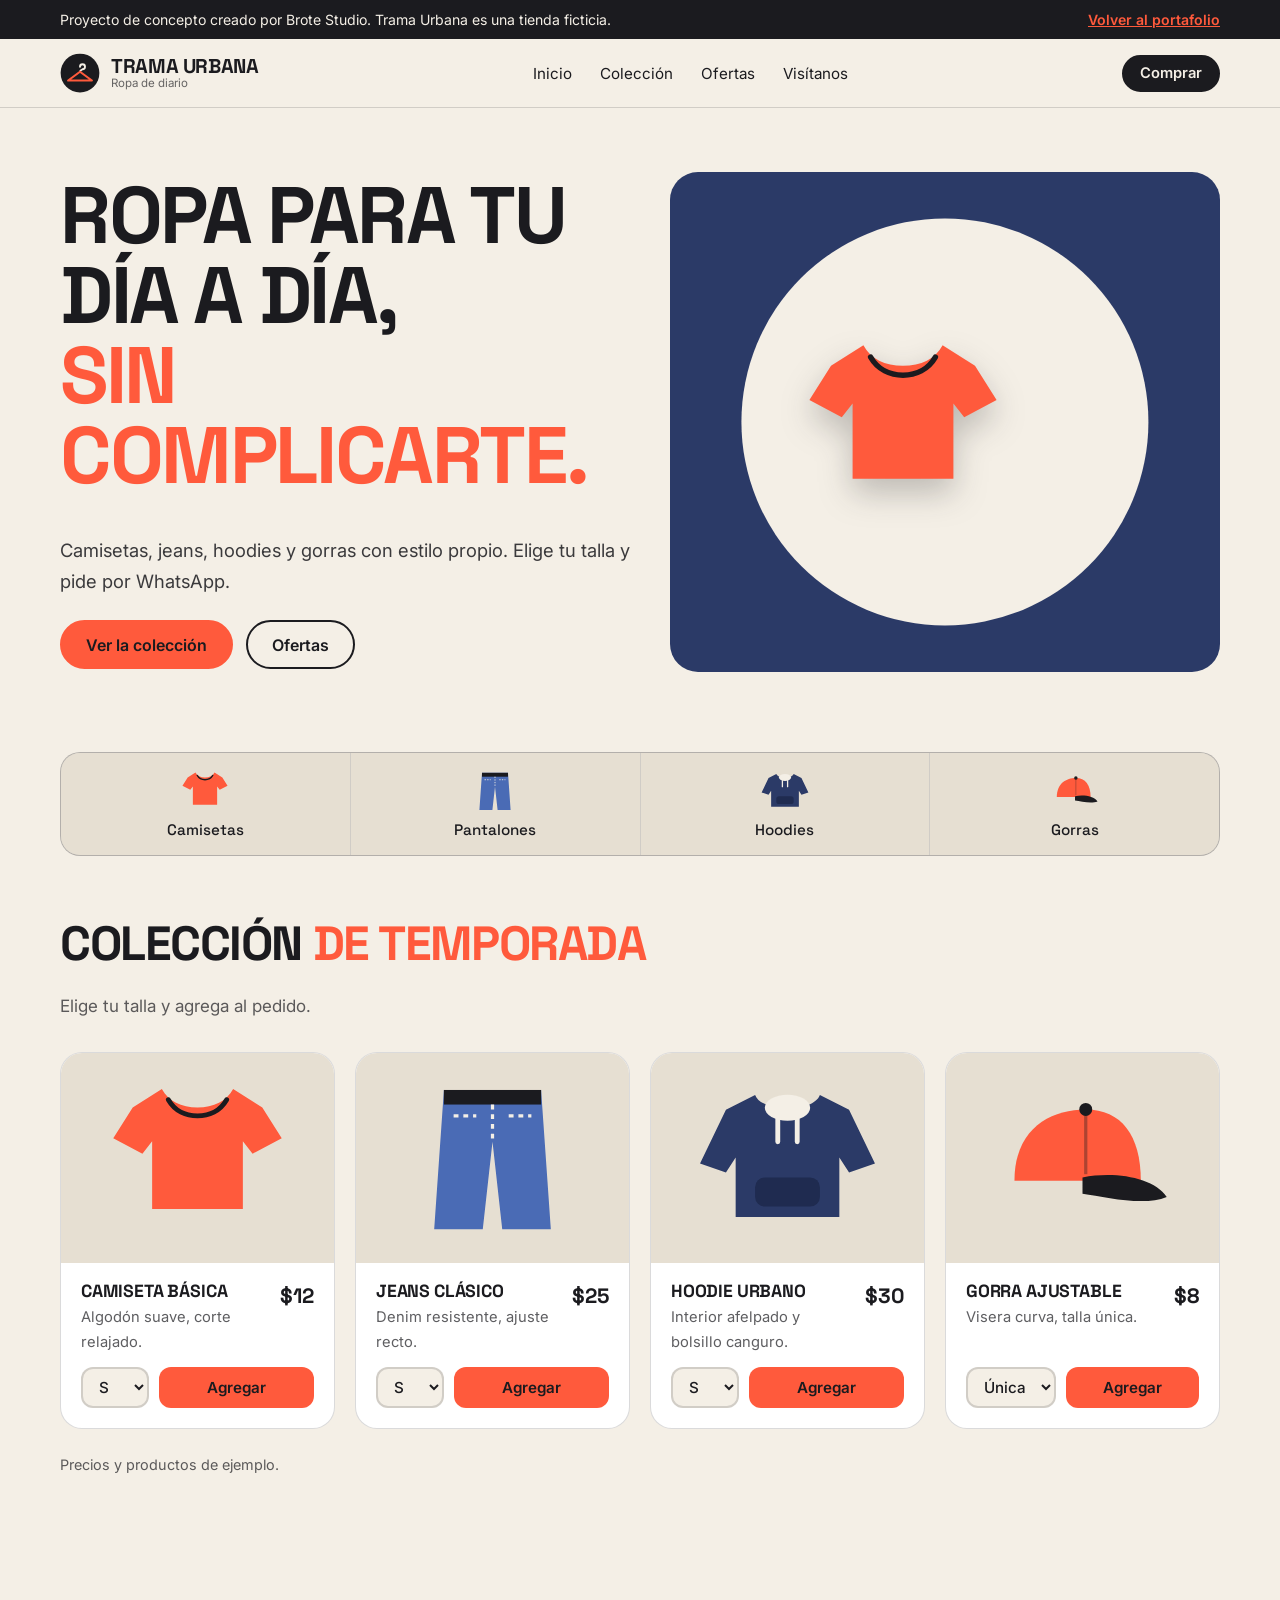
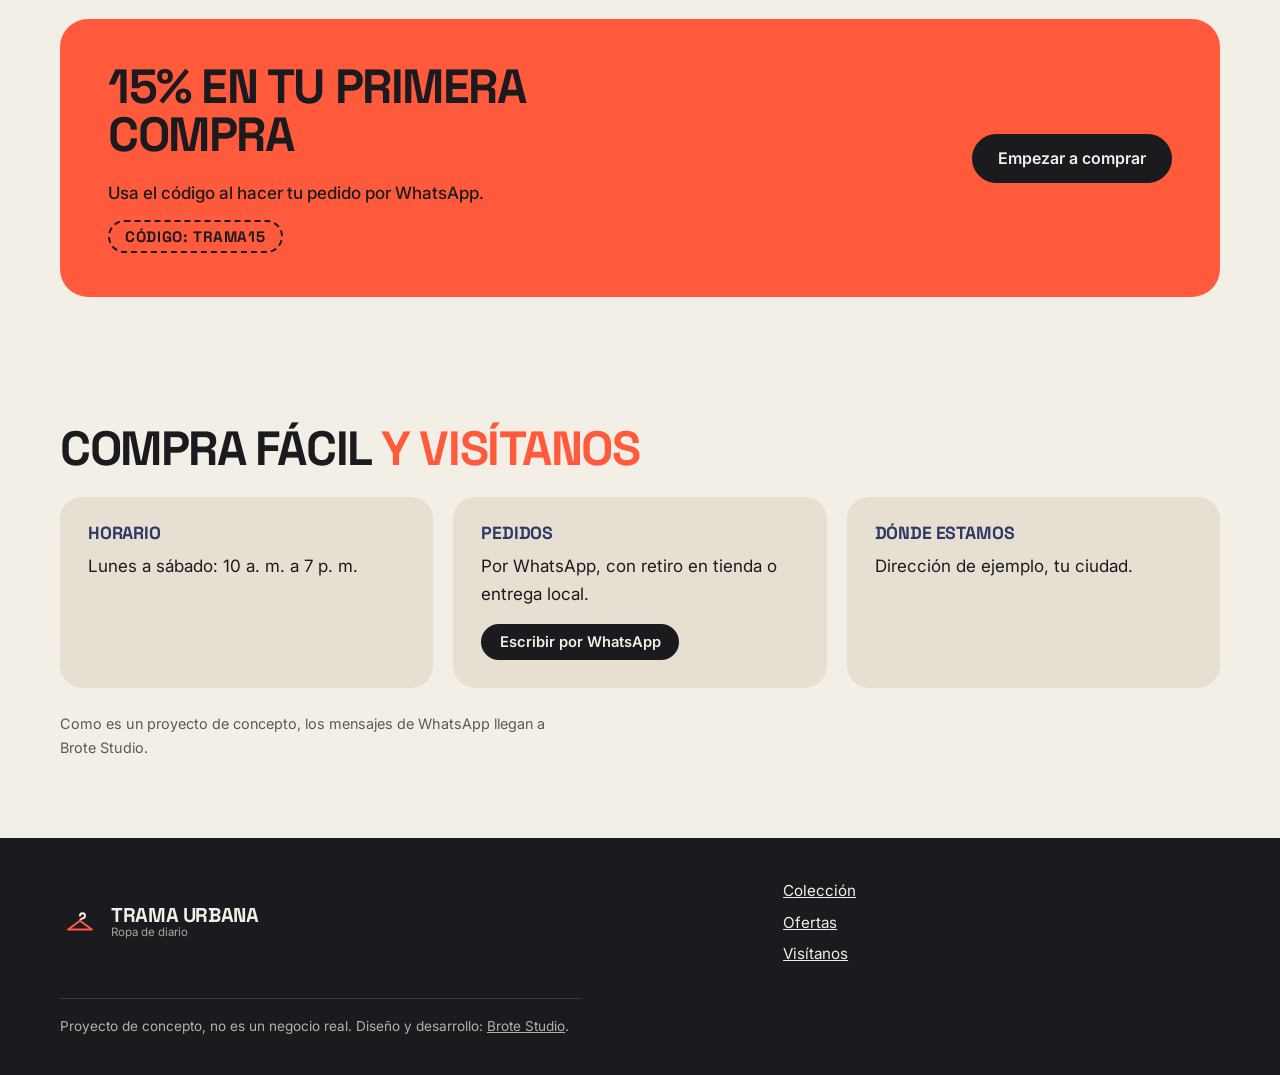
<file: trama-urbana.html>
<!DOCTYPE html>
<html lang="es">
<head>
  <meta charset="UTF-8">
  <meta name="viewport" content="width=device-width, initial-scale=1">
  <title>Trama Urbana · Ropa de diario (proyecto de concepto)</title>
  <meta name="description" content="Proyecto de concepto de Brote Studio: sitio para una tienda de ropa ficticia.">
  <meta name="robots" content="noindex">
  <link rel="icon" type="image/svg+xml" href="trama-logo.svg">
  <link rel="preconnect" href="https://fonts.googleapis.com">
  <link rel="preconnect" href="https://fonts.gstatic.com" crossorigin>
  <link href="https://fonts.googleapis.com/css2?family=Inter:wght@400;500;600&family=Space+Grotesk:wght@500;700&display=swap" rel="stylesheet">
  <style>
    :root { --hueso:#F4EFE6; --arena:#E6DFD2; --tinta:#1B1B1F; --coral:#FF5A3C; --indigo:#2B3A67; --linea:rgba(27,27,31,.16); }
    *,*::before,*::after { box-sizing:border-box; }
    html { scroll-behavior:smooth; scroll-padding-top:72px; }
    body { margin:0; font:1.0625rem/1.65 "Inter",system-ui,sans-serif; background:var(--hueso); color:var(--tinta); }
    a { color:inherit; }
    [hidden] { display:none !important; }
    :focus-visible { outline:3px solid var(--coral); outline-offset:3px; border-radius:6px; }
    h1,h2,h3 { font-family:"Space Grotesk",system-ui,sans-serif; text-transform:uppercase; letter-spacing:-.03em; line-height:1; margin:0 0 .5em; }
    h1 { font-size:clamp(2.5rem,9vw,5rem); font-weight:700; }
    h2 { font-size:clamp(1.9rem,6vw,3rem); font-weight:700; }
    h3 { font-size:1.1rem; font-weight:700; letter-spacing:-.01em; }
    p { margin:0 0 1em; max-width:58ch; }
    .wrap { width:min(1160px,100% - 2.5rem); margin-inline:auto; }
    .cor { color:var(--coral); }
    .btn { display:inline-flex; align-items:center; gap:.5em; padding:.8em 1.5em; border:2px solid var(--tinta); border-radius:999px; background:var(--tinta); color:var(--hueso); font:600 1rem "Inter",sans-serif; text-decoration:none; cursor:pointer; transition:transform .2s; }
    .btn:hover { transform:translateY(-2px); }
    .btn.out { background:transparent; color:var(--tinta); }
    .btn.co { background:var(--coral); border-color:var(--coral); color:var(--tinta); }
    .btn.sm { padding:.5em 1.1em; font-size:.92rem; }
    .art { display:block; width:100%; height:100%; }

    .aviso { background:var(--tinta); color:var(--hueso); font-size:.88rem; padding:.5rem 0; }
    .aviso .wrap { display:flex; flex-wrap:wrap; justify-content:space-between; gap:.3rem 1rem; }
    .aviso a { color:var(--coral); font-weight:600; }
    header.top { position:sticky; top:0; z-index:10; background:var(--hueso); border-bottom:1px solid var(--linea); }
    .bar { display:flex; align-items:center; justify-content:space-between; min-height:68px; gap:1rem; }
    .marca { display:flex; align-items:center; gap:.7rem; text-decoration:none; }
    .marca img { width:40px; height:40px; }
    .marca b { display:block; font:700 1.25rem "Space Grotesk",sans-serif; text-transform:uppercase; letter-spacing:-.02em; line-height:1; }
    .marca small { display:block; font-size:.72rem; opacity:.65; line-height:1.3; }
    nav.principal { display:none; gap:1.75rem; font-size:.95rem; }
    nav.principal a { text-decoration:none; }
    nav.principal a:hover { color:var(--coral); }
    nav.principal.open { display:flex; flex-direction:column; gap:.5rem; position:absolute; top:68px; left:0; right:0; background:var(--hueso); padding:1rem 1.25rem 1.5rem; border-bottom:1px solid var(--linea); }
    .menu-btn { background:none; border:0; width:44px; height:44px; cursor:pointer; display:grid; place-content:center; gap:7px; }
    .menu-btn span { display:block; width:24px; height:2px; background:var(--tinta); border-radius:2px; }

    .hero { padding:2.5rem 0 3.5rem; display:grid; gap:2rem; align-items:center; }
    .hero .lead { font-size:1.15rem; opacity:.85; }
    .acc { display:flex; flex-wrap:wrap; gap:.8rem; margin-top:1.5rem; }
    .escena { position:relative; aspect-ratio:1.1; border-radius:28px; background:var(--indigo); display:grid; place-content:center; overflow:hidden; }
    .escena::before { content:""; position:absolute; width:74%; aspect-ratio:1; border-radius:50%; background:var(--hueso); top:50%; left:50%; translate:-50% -50%; }
    .escena .art { position:relative; width:min(72%,380px); height:auto; filter:drop-shadow(0 14px 16px rgba(27,27,31,.25)); animation:flota 4s ease-in-out infinite; }
    @keyframes flota { 50% { transform:translateY(-8px) rotate(-2deg); } }

    .cats { display:grid; grid-template-columns:1fr 1fr; gap:1px; background:var(--linea); border:1px solid var(--linea); border-radius:20px; overflow:hidden; }
    .cats a { background:var(--arena); padding:1rem .8rem; text-align:center; font:500 .95rem "Space Grotesk",sans-serif; text-decoration:none; transition:background .2s; }
    .cats a:hover { background:var(--coral); }
    .cats .art { width:52px; height:44px; margin:0 auto .4rem; }

    .sec { padding:4rem 0; }
    .sub { opacity:.7; margin-bottom:2rem; }
    .nota { margin-top:1.5rem; font-size:.9rem; opacity:.7; }
    .cards { display:grid; gap:1.25rem; }
    .plato { background:var(--blanco,#fff); border:1px solid var(--linea); border-radius:22px; overflow:hidden; display:flex; flex-direction:column; }
    .ph { background:var(--arena); padding:1.5rem; height:210px; }
    .plato .row { padding:1.25rem 1.25rem .8rem; display:flex; justify-content:space-between; gap:1rem; flex:1; }
    .plato h3 { margin-bottom:.3rem; }
    .plato p { margin:0; font-size:.92rem; opacity:.7; }
    .plato b { font:700 1.3rem "Space Grotesk",sans-serif; }
    .acciones { display:flex; gap:.6rem; padding:0 1.25rem 1.25rem; }
    .talla { flex:none; padding:.55em .8em; border:2px solid var(--linea); border-radius:12px; background:var(--hueso); font:500 .95rem "Inter",sans-serif; color:var(--tinta); }
    .add { flex:1; border:0; border-radius:12px; background:var(--coral); color:var(--tinta); font:600 .95rem "Inter",sans-serif; padding:.6em 1em; cursor:pointer; transition:transform .2s; }
    .add:hover { transform:translateY(-2px); }

    .promo { background:var(--coral); border-radius:28px; padding:2rem 1.5rem; display:grid; gap:1.25rem; align-items:center; }
    .promo h2 { margin:0 0 .4em; }
    .promo p { margin:0; font-weight:500; }
    .codigo { display:inline-block; margin-top:.8rem; padding:.35em 1em; border:2px dashed var(--tinta); border-radius:999px; font:700 .95rem "Space Grotesk",sans-serif; letter-spacing:.04em; }
    .promo .btn { justify-self:start; }

    .info { display:grid; gap:1.25rem; }
    .caja { background:var(--arena); border-radius:22px; padding:1.75rem; }
    .caja h3 { color:var(--indigo); }
    .caja p { margin:0 0 1rem; }

    footer.pie { background:var(--tinta); color:var(--hueso); padding:2.5rem 0 1.5rem; }
    .pie .cols { display:grid; gap:1.5rem; }
    .pie nav { display:flex; flex-direction:column; gap:.4rem; font-size:.95rem; }
    .pie a:hover { color:var(--coral); }
    .pie .legal { margin-top:2rem; padding-top:1rem; border-top:1px solid rgba(244,239,230,.2); font-size:.85rem; opacity:.7; }

    .pedido-bar { position:fixed; left:0; right:0; bottom:0; z-index:20; background:var(--tinta); color:var(--hueso); border-top:3px solid var(--coral); padding:.8rem 1.25rem; display:flex; flex-wrap:wrap; align-items:center; justify-content:space-between; gap:.6rem; }
    .pedido-bar strong { margin-right:.6rem; }
    .pedido-bar #pb-total { color:var(--coral); font:700 1.1rem "Space Grotesk",sans-serif; }
    .pb-acc { display:flex; gap:.6rem; }
    .pedido-bar .btn.out { color:var(--hueso); border-color:var(--hueso); }
    .pedido-bar .btn { background:var(--coral); border-color:var(--coral); color:var(--tinta); }
    .pedido-bar .btn.out { background:transparent; color:var(--hueso); border-color:var(--hueso); }
    body.con-pedido { padding-bottom:84px; }

    @media (min-width:760px) {
      .menu-btn { display:none; }
      nav.principal, nav.principal.open { display:flex; position:static; flex-direction:row; padding:0; border:0; background:none; }
      .hero { grid-template-columns:1.05fr 1fr; padding:4rem 0 5rem; }
      .cats { grid-template-columns:repeat(4,1fr); }
      .cards { grid-template-columns:repeat(2,1fr); }
      .promo { grid-template-columns:1.4fr 1fr; padding:2.75rem 3rem; }
      .promo .btn { justify-self:end; }
      .info { grid-template-columns:repeat(3,1fr); }
      .pie .cols { grid-template-columns:1.6fr 1fr; }
    }
    @media (min-width:1000px) { .cards { grid-template-columns:repeat(4,1fr); } }
    @media (prefers-reduced-motion:reduce) { html{scroll-behavior:auto;} *{transition:none!important;animation:none!important;} }
  </style>
</head>
<body>

<div class="aviso"><div class="wrap"><span>Proyecto de concepto creado por Brote Studio. Trama Urbana es una tienda ficticia.</span><a href="index.html#proyectos">Volver al portafolio</a></div></div>

<svg width="0" height="0" style="position:absolute" aria-hidden="true"><symbol id="tee" viewBox="0 0 120 100"><path d="M38 12L20 24 8 44l18 10 6-8v44h56V46l6 8 18-10-12-20-18-12c-4 8-12 12-22 12S42 20 38 12z" fill="#FF5A3C" transform="translate(0 -4) scale(1 .95)"/><path d="M42 14c4 7 11 10 18 10s14-3 18-10" stroke="#1B1B1F" stroke-width="3" fill="none" stroke-linecap="round"/></symbol><symbol id="hoodie" viewBox="0 0 120 100"><path d="M40 10c4 12 36 12 40 0l18 10 16 36-16 6-6-10v40H28V52l-6 10-16-6 16-36z" fill="#2B3A67" transform="scale(1 .92) translate(0 2)"/><ellipse cx="60" cy="19" rx="14" ry="8" fill="#F4EFE6"/><rect x="40" y="62" width="40" height="18" rx="6" fill="#1F2B50"/><path d="M54 26v14M66 26v14" stroke="#F4EFE6" stroke-width="3" stroke-linecap="round"/></symbol><symbol id="jeans" viewBox="0 0 120 100"><path d="M30 8h60l6 86H66L60 40l-6 54H24z" fill="#4A6BB5"/><rect x="30" y="8" width="60" height="9" fill="#1B1B1F"/><path d="M36 24h14M70 24h14M60 17v24" stroke="#F4EFE6" stroke-width="2" stroke-dasharray="3 3" fill="none"/></symbol><symbol id="cap" viewBox="0 0 120 100"><path d="M18 64C18 32 40 20 62 20s34 16 34 44z" fill="#FF5A3C"/><path d="M60 62c20-4 44 0 52 12-14 6-38 0-52-2z" fill="#1B1B1F"/><circle cx="62" cy="20" r="4" fill="#1B1B1F"/><path d="M62 22v38" stroke="#1B1B1F" stroke-width="2" opacity=".35"/></symbol></svg>

<header class="top" id="inicio">
  <div class="wrap bar">
    <a class="marca" href="#inicio"><img src="trama-logo.svg" alt="" width="40" height="40"><span><b>Trama Urbana</b><small>Ropa de diario</small></span></a>
    <nav class="principal" id="nav" aria-label="Principal"><a href="#inicio">Inicio</a><a href="#coleccion">Colección</a><a href="#ofertas">Ofertas</a><a href="#visitanos">Visítanos</a></nav>
    <a class="btn sm" href="#coleccion">Comprar</a>
    <button class="menu-btn" type="button" aria-label="Abrir menú" aria-expanded="false" aria-controls="nav"><span></span><span></span></button>
  </div>
</header>

<main>
  <section class="wrap hero">
    <div>
      <h1>Ropa para tu día a día,<br><span class="cor">sin complicarte.</span></h1>
      <p class="lead">Camisetas, jeans, hoodies y gorras con estilo propio. Elige tu talla y pide por WhatsApp.</p>
      <div class="acc"><a href="#coleccion" class="btn co">Ver la colección</a><a href="#ofertas" class="btn out">Ofertas</a></div>
    </div>
    <div class="escena" aria-hidden="true"><svg class="art" viewBox="0 0 120 100"><use href="#tee"/></svg></div>
  </section>

  <section class="wrap" aria-label="Categorías">
    <div class="cats">
      <a href="#coleccion"><svg class="art" viewBox="0 0 120 100"><use href="#tee"/></svg>Camisetas</a>
      <a href="#coleccion"><svg class="art" viewBox="0 0 120 100"><use href="#jeans"/></svg>Pantalones</a>
      <a href="#coleccion"><svg class="art" viewBox="0 0 120 100"><use href="#hoodie"/></svg>Hoodies</a>
      <a href="#coleccion"><svg class="art" viewBox="0 0 120 100"><use href="#cap"/></svg>Gorras</a>
    </div>
  </section>

  <section class="wrap sec" id="coleccion">
    <h2>Colección <span class="cor">de temporada</span></h2>
    <p class="sub">Elige tu talla y agrega al pedido.</p>
    <div class="cards"><article class="plato" data-name="Camiseta básica" data-price="12"><div class="ph"><svg class="art" viewBox="0 0 120 100"><use href="#tee"/></svg></div><div class="row"><div><h3>Camiseta básica</h3><p>Algodón suave, corte relajado.</p></div><b>$12</b></div><div class="acciones"><select class="talla" aria-label="Talla de Camiseta básica"><option>S</option><option>M</option><option>L</option><option>XL</option></select><button class="add" type="button">Agregar</button></div></article><article class="plato" data-name="Jeans clásico" data-price="25"><div class="ph"><svg class="art" viewBox="0 0 120 100"><use href="#jeans"/></svg></div><div class="row"><div><h3>Jeans clásico</h3><p>Denim resistente, ajuste recto.</p></div><b>$25</b></div><div class="acciones"><select class="talla" aria-label="Talla de Jeans clásico"><option>S</option><option>M</option><option>L</option><option>XL</option></select><button class="add" type="button">Agregar</button></div></article><article class="plato" data-name="Hoodie urbano" data-price="30"><div class="ph"><svg class="art" viewBox="0 0 120 100"><use href="#hoodie"/></svg></div><div class="row"><div><h3>Hoodie urbano</h3><p>Interior afelpado y bolsillo canguro.</p></div><b>$30</b></div><div class="acciones"><select class="talla" aria-label="Talla de Hoodie urbano"><option>S</option><option>M</option><option>L</option><option>XL</option></select><button class="add" type="button">Agregar</button></div></article><article class="plato" data-name="Gorra ajustable" data-price="8"><div class="ph"><svg class="art" viewBox="0 0 120 100"><use href="#cap"/></svg></div><div class="row"><div><h3>Gorra ajustable</h3><p>Visera curva, talla única.</p></div><b>$8</b></div><div class="acciones"><select class="talla" aria-label="Talla de Gorra ajustable"><option>Única</option></select><button class="add" type="button">Agregar</button></div></article></div>
    <p class="nota">Precios y productos de ejemplo.</p>
  </section>

  <section class="wrap sec" id="ofertas">
    <div class="promo">
      <div><h2>15% en tu primera compra</h2><p>Usa el código al hacer tu pedido por WhatsApp.</p><span class="codigo">CÓDIGO: TRAMA15</span></div>
      <a class="btn" href="#coleccion">Empezar a comprar</a>
    </div>
  </section>

  <section class="wrap sec" id="visitanos">
    <h2>Compra fácil <span class="cor">y visítanos</span></h2>
    <div class="info">
      <div class="caja"><h3>Horario</h3><p>Lunes a sábado: 10 a. m. a 7 p. m.</p></div>
      <div class="caja"><h3>Pedidos</h3><p>Por WhatsApp, con retiro en tienda o entrega local.</p><a class="btn sm" href="https://wa.me/584120844355?text=Hola%2C%20vi%20el%20proyecto%20Trama%20Urbana%20en%20tu%20portafolio%20y%20quiero%20una%20web%20as%C3%AD" target="_blank" rel="noopener">Escribir por WhatsApp</a></div>
      <div class="caja"><h3>Dónde estamos</h3><p>Dirección de ejemplo, tu ciudad.</p></div>
    </div>
    <p class="nota">Como es un proyecto de concepto, los mensajes de WhatsApp llegan a Brote Studio.</p>
  </section>
</main>

<div class="pedido-bar" id="pb" hidden>
  <div><strong id="pb-count">0 prendas</strong> <span id="pb-total">$0</span></div>
  <div class="pb-acc"><button class="btn sm out" id="pb-clear" type="button">Vaciar</button><a class="btn sm" id="pb-send" href="#" target="_blank" rel="noopener">Enviar por WhatsApp</a></div>
</div>

<footer class="pie">
  <div class="wrap">
    <div class="cols">
      <a class="marca" href="#inicio"><img src="trama-logo.svg" alt="" width="40" height="40"><span><b>Trama Urbana</b><small>Ropa de diario</small></span></a>
      <nav aria-label="Pie de página"><a href="#coleccion">Colección</a><a href="#ofertas">Ofertas</a><a href="#visitanos">Visítanos</a></nav>
    </div>
    <p class="legal">Proyecto de concepto, no es un negocio real. Diseño y desarrollo: <a href="index.html">Brote Studio</a>.</p>
  </div>
</footer>

<script>
const NUM='584120844355', order={};
const $=id=>document.getElementById(id);
const pb=$('pb'), cards=document.querySelectorAll('.plato');
const fmt=n=>'$'+(Math.round(n*100)/100);
function render(){
  const it=Object.entries(order);
  const n=it.reduce((a,[,i])=>a+i.qty,0), t=it.reduce((a,[,i])=>a+i.qty*i.price,0);
  pb.hidden=n===0; document.body.classList.toggle('con-pedido',n>0);
  $('pb-count').textContent=n+(n===1?' prenda':' prendas'); $('pb-total').textContent=fmt(t);
  const txt='Hola, quiero hacer este pedido en Trama Urbana (proyecto de concepto):\n'+it.map(([k,i])=>'- '+i.qty+' x '+k).join('\n')+'\nTotal: '+fmt(t);
  $('pb-send').href='https://wa.me/'+NUM+'?text='+encodeURIComponent(txt);
  cards.forEach(c=>{const nm=c.dataset.name; const q=it.filter(([k])=>k.startsWith(nm+' (')).reduce((a,[,i])=>a+i.qty,0); c.querySelector('.add').textContent=q?'Agregar otra ('+q+')':'Agregar';});
}
cards.forEach(c=>c.querySelector('.add').addEventListener('click',()=>{
  const k=c.dataset.name+' ('+c.querySelector('.talla').value+')';
  order[k]=order[k]||{price:parseFloat(c.dataset.price),qty:0}; order[k].qty++; render();
}));
$('pb-clear').addEventListener('click',()=>{for(const k in order) delete order[k]; render();});
const mb=document.querySelector('.menu-btn'), nav=$('nav');
function toggle(o){nav.classList.toggle('open',o); mb.setAttribute('aria-expanded',o);}
mb.addEventListener('click',()=>toggle(!nav.classList.contains('open')));
nav.addEventListener('click',e=>{if(e.target.tagName==='A') toggle(false);});
document.addEventListener('keydown',e=>{if(e.key==='Escape') toggle(false);});
</script>
</body>
</html>
</file>
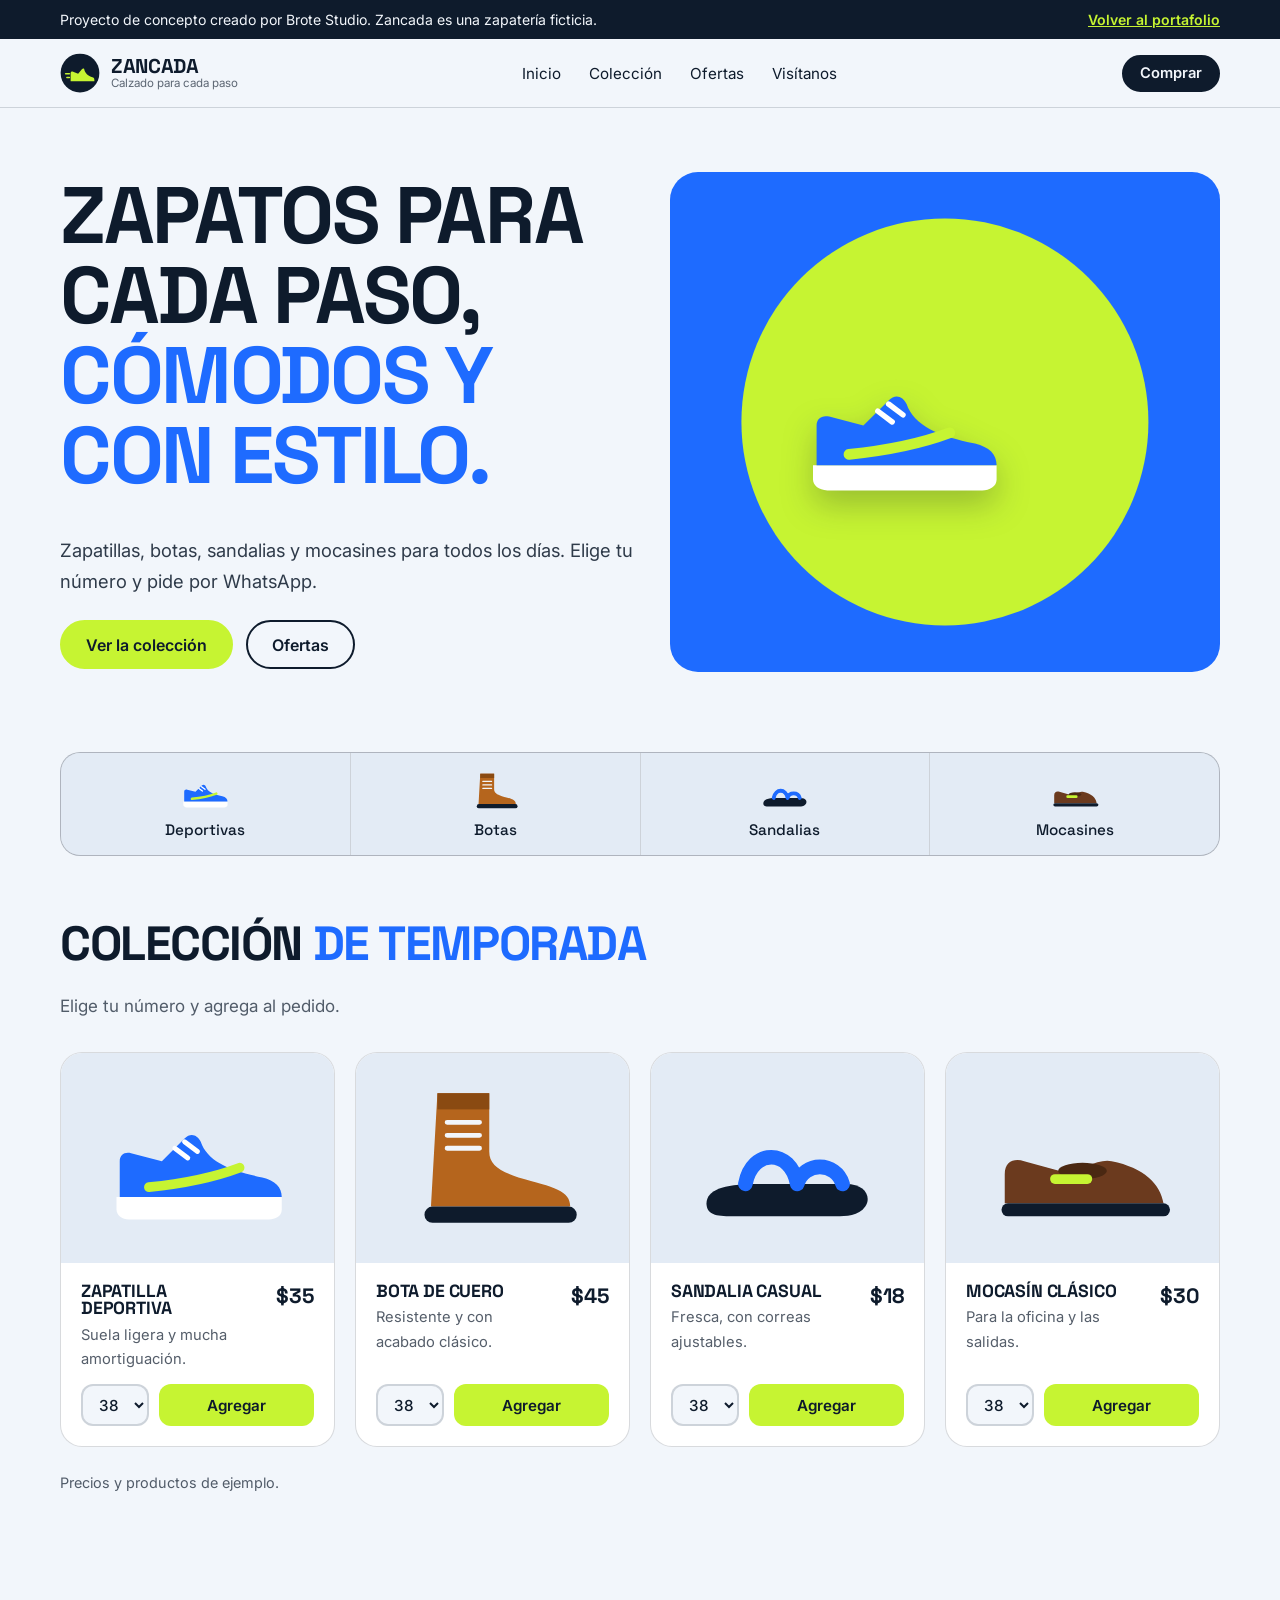
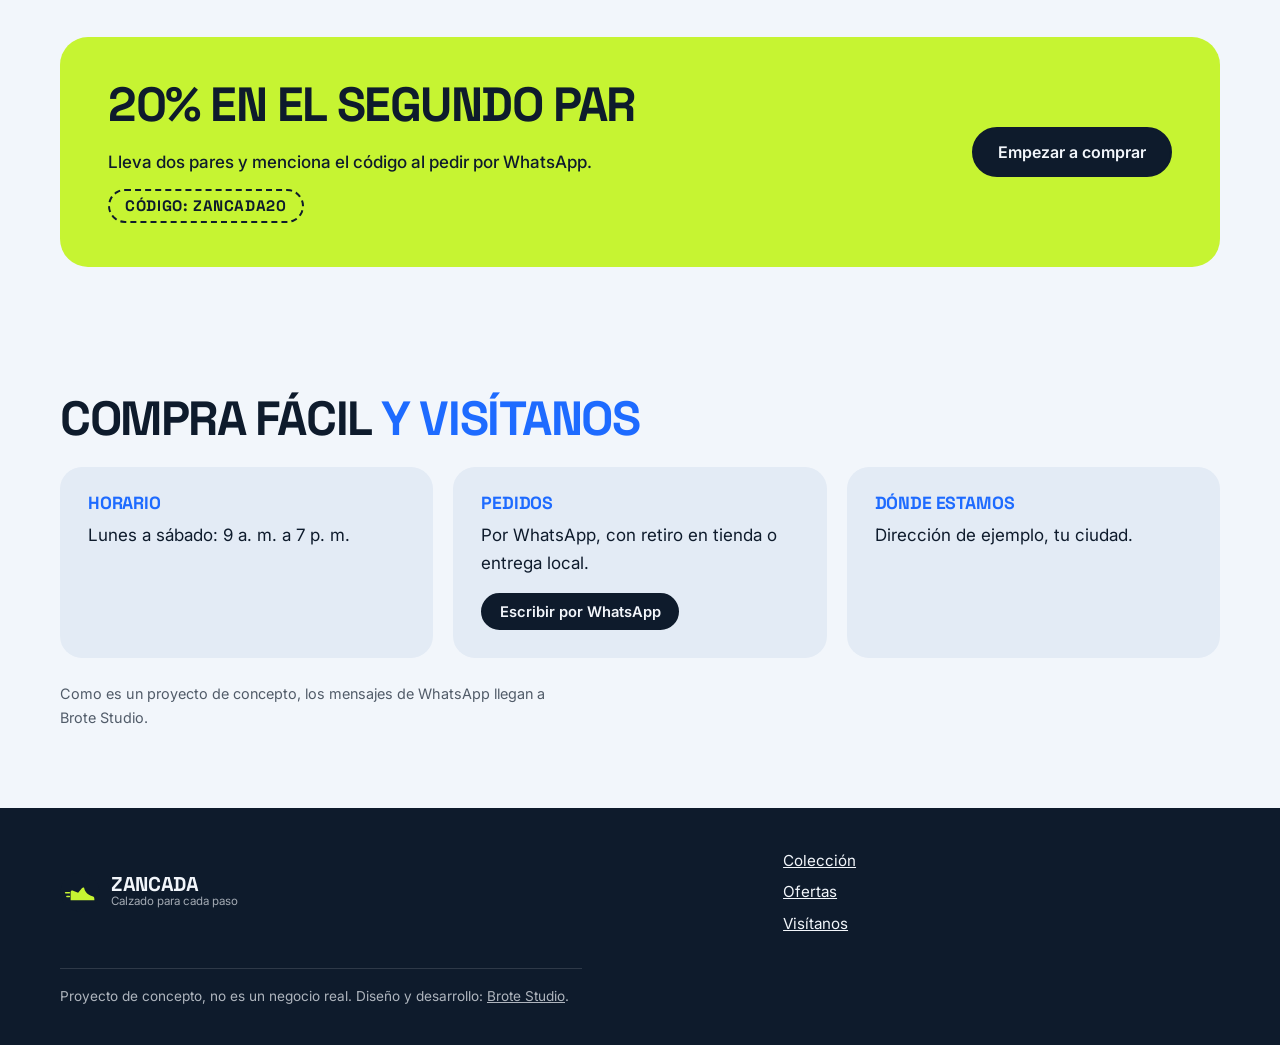
<file: zancada.html>
<!DOCTYPE html>
<html lang="es">
<head>
  <meta charset="UTF-8">
  <meta name="viewport" content="width=device-width, initial-scale=1">
  <title>Zancada · Calzado para cada paso (proyecto de concepto)</title>
  <meta name="description" content="Proyecto de concepto de Brote Studio: sitio para una zapatería ficticia.">
  <meta name="robots" content="noindex">
  <link rel="icon" type="image/svg+xml" href="zancada-logo.svg">
  <link rel="preconnect" href="https://fonts.googleapis.com">
  <link rel="preconnect" href="https://fonts.gstatic.com" crossorigin>
  <link href="https://fonts.googleapis.com/css2?family=Inter:wght@400;500;600&family=Space+Grotesk:wght@500;700&display=swap" rel="stylesheet">
  <style>
    :root { --hueso:#F2F6FB; --arena:#E3EBF5; --tinta:#0E1B2C; --coral:#C6F432; --indigo:#1E6BFF; --linea:rgba(14,27,44,.16); }
    *,*::before,*::after { box-sizing:border-box; }
    html { scroll-behavior:smooth; scroll-padding-top:72px; }
    body { margin:0; font:1.0625rem/1.65 "Inter",system-ui,sans-serif; background:var(--hueso); color:var(--tinta); }
    a { color:inherit; }
    [hidden] { display:none !important; }
    :focus-visible { outline:3px solid var(--indigo); outline-offset:3px; border-radius:6px; }
    h1,h2,h3 { font-family:"Space Grotesk",system-ui,sans-serif; text-transform:uppercase; letter-spacing:-.03em; line-height:1; margin:0 0 .5em; }
    h1 { font-size:clamp(2.5rem,9vw,5rem); font-weight:700; }
    h2 { font-size:clamp(1.9rem,6vw,3rem); font-weight:700; }
    h3 { font-size:1.1rem; font-weight:700; letter-spacing:-.01em; }
    p { margin:0 0 1em; max-width:58ch; }
    .wrap { width:min(1160px,100% - 2.5rem); margin-inline:auto; }
    .cor { color:var(--indigo); }
    .btn { display:inline-flex; align-items:center; gap:.5em; padding:.8em 1.5em; border:2px solid var(--tinta); border-radius:999px; background:var(--tinta); color:var(--hueso); font:600 1rem "Inter",sans-serif; text-decoration:none; cursor:pointer; transition:transform .2s; }
    .btn:hover { transform:translateY(-2px); }
    .btn.out { background:transparent; color:var(--tinta); }
    .btn.co { background:var(--coral); border-color:var(--coral); color:var(--tinta); }
    .btn.sm { padding:.5em 1.1em; font-size:.92rem; }
    .art { display:block; width:100%; height:100%; }

    .aviso { background:var(--tinta); color:var(--hueso); font-size:.88rem; padding:.5rem 0; }
    .aviso .wrap { display:flex; flex-wrap:wrap; justify-content:space-between; gap:.3rem 1rem; }
    .aviso a { color:var(--coral); font-weight:600; }
    header.top { position:sticky; top:0; z-index:10; background:var(--hueso); border-bottom:1px solid var(--linea); }
    .bar { display:flex; align-items:center; justify-content:space-between; min-height:68px; gap:1rem; }
    .marca { display:flex; align-items:center; gap:.7rem; text-decoration:none; }
    .marca img { width:40px; height:40px; }
    .marca b { display:block; font:700 1.25rem "Space Grotesk",sans-serif; text-transform:uppercase; letter-spacing:-.02em; line-height:1; }
    .marca small { display:block; font-size:.72rem; opacity:.65; line-height:1.3; }
    nav.principal { display:none; gap:1.75rem; font-size:.95rem; }
    nav.principal a { text-decoration:none; }
    nav.principal a:hover { color:var(--indigo); }
    nav.principal.open { display:flex; flex-direction:column; gap:.5rem; position:absolute; top:68px; left:0; right:0; background:var(--hueso); padding:1rem 1.25rem 1.5rem; border-bottom:1px solid var(--linea); }
    .menu-btn { background:none; border:0; width:44px; height:44px; cursor:pointer; display:grid; place-content:center; gap:7px; }
    .menu-btn span { display:block; width:24px; height:2px; background:var(--tinta); border-radius:2px; }

    .hero { padding:2.5rem 0 3.5rem; display:grid; gap:2rem; align-items:center; }
    .hero .lead { font-size:1.15rem; opacity:.85; }
    .acc { display:flex; flex-wrap:wrap; gap:.8rem; margin-top:1.5rem; }
    .escena { position:relative; aspect-ratio:1.1; border-radius:28px; background:var(--indigo); display:grid; place-content:center; overflow:hidden; }
    .escena::before { content:""; position:absolute; width:74%; aspect-ratio:1; border-radius:50%; background:var(--coral); top:50%; left:50%; translate:-50% -50%; }
    .escena .art { position:relative; width:min(72%,380px); height:auto; filter:drop-shadow(0 14px 16px rgba(14,27,44,.25)); animation:flota 4s ease-in-out infinite; }
    @keyframes flota { 50% { transform:translateY(-8px) rotate(-2deg); } }

    .cats { display:grid; grid-template-columns:1fr 1fr; gap:1px; background:var(--linea); border:1px solid var(--linea); border-radius:20px; overflow:hidden; }
    .cats a { background:var(--arena); padding:1rem .8rem; text-align:center; font:500 .95rem "Space Grotesk",sans-serif; text-decoration:none; transition:background .2s; }
    .cats a:hover { background:var(--coral); }
    .add { background:var(--tinta); color:var(--hueso); } .add:hover { background:var(--indigo); }
    .btn.co { color:var(--tinta); }
    .cats .art { width:52px; height:44px; margin:0 auto .4rem; }

    .sec { padding:4rem 0; }
    .sub { opacity:.7; margin-bottom:2rem; }
    .nota { margin-top:1.5rem; font-size:.9rem; opacity:.7; }
    .cards { display:grid; gap:1.25rem; }
    .plato { background:var(--blanco,#fff); border:1px solid var(--linea); border-radius:22px; overflow:hidden; display:flex; flex-direction:column; }
    .ph { background:var(--arena); padding:1.5rem; height:210px; }
    .plato .row { padding:1.25rem 1.25rem .8rem; display:flex; justify-content:space-between; gap:1rem; flex:1; }
    .plato h3 { margin-bottom:.3rem; }
    .plato p { margin:0; font-size:.92rem; opacity:.7; }
    .plato b { font:700 1.3rem "Space Grotesk",sans-serif; }
    .acciones { display:flex; gap:.6rem; padding:0 1.25rem 1.25rem; }
    .talla { flex:none; padding:.55em .8em; border:2px solid var(--linea); border-radius:12px; background:var(--hueso); font:500 .95rem "Inter",sans-serif; color:var(--tinta); }
    .add { flex:1; border:0; border-radius:12px; background:var(--coral); color:var(--tinta); font:600 .95rem "Inter",sans-serif; padding:.6em 1em; cursor:pointer; transition:transform .2s; }
    .add:hover { transform:translateY(-2px); }

    .promo { background:var(--coral); border-radius:28px; padding:2rem 1.5rem; display:grid; gap:1.25rem; align-items:center; }
    .promo h2 { margin:0 0 .4em; }
    .promo p { margin:0; font-weight:500; }
    .codigo { display:inline-block; margin-top:.8rem; padding:.35em 1em; border:2px dashed var(--tinta); border-radius:999px; font:700 .95rem "Space Grotesk",sans-serif; letter-spacing:.04em; }
    .promo .btn { justify-self:start; }

    .info { display:grid; gap:1.25rem; }
    .caja { background:var(--arena); border-radius:22px; padding:1.75rem; }
    .caja h3 { color:var(--indigo); }
    .caja p { margin:0 0 1rem; }

    footer.pie { background:var(--tinta); color:var(--hueso); padding:2.5rem 0 1.5rem; }
    .pie .cols { display:grid; gap:1.5rem; }
    .pie nav { display:flex; flex-direction:column; gap:.4rem; font-size:.95rem; }
    .pie a:hover { color:var(--coral); }
    .pie .legal { margin-top:2rem; padding-top:1rem; border-top:1px solid rgba(242,246,251,.2); font-size:.85rem; opacity:.7; }

    .pedido-bar { position:fixed; left:0; right:0; bottom:0; z-index:20; background:var(--tinta); color:var(--hueso); border-top:3px solid var(--coral); padding:.8rem 1.25rem; display:flex; flex-wrap:wrap; align-items:center; justify-content:space-between; gap:.6rem; }
    .pedido-bar strong { margin-right:.6rem; }
    .pedido-bar #pb-total { color:var(--coral); font:700 1.1rem "Space Grotesk",sans-serif; }
    .pb-acc { display:flex; gap:.6rem; }
    .pedido-bar .btn.out { color:var(--hueso); border-color:var(--hueso); }
    .pedido-bar .btn { background:var(--coral); border-color:var(--coral); color:var(--tinta); }
    .pedido-bar .btn.out { background:transparent; color:var(--hueso); border-color:var(--hueso); }
    body.con-pedido { padding-bottom:84px; }

    @media (min-width:760px) {
      .menu-btn { display:none; }
      nav.principal, nav.principal.open { display:flex; position:static; flex-direction:row; padding:0; border:0; background:none; }
      .hero { grid-template-columns:1.05fr 1fr; padding:4rem 0 5rem; }
      .cats { grid-template-columns:repeat(4,1fr); }
      .cards { grid-template-columns:repeat(2,1fr); }
      .promo { grid-template-columns:1.4fr 1fr; padding:2.75rem 3rem; }
      .promo .btn { justify-self:end; }
      .info { grid-template-columns:repeat(3,1fr); }
      .pie .cols { grid-template-columns:1.6fr 1fr; }
    }
    @media (min-width:1000px) { .cards { grid-template-columns:repeat(4,1fr); } }
    @media (prefers-reduced-motion:reduce) { html{scroll-behavior:auto;} *{transition:none!important;animation:none!important;} }
  </style>
</head>
<body>

<div class="aviso"><div class="wrap"><span>Proyecto de concepto creado por Brote Studio. Zancada es una zapatería ficticia.</span><a href="index.html#proyectos">Volver al portafolio</a></div></div>

<svg width="0" height="0" style="position:absolute" aria-hidden="true"><symbol id="sneaker" viewBox="0 0 120 100"><path d="M10 74h102v8c0 4-4 6-8 6H18c-5 0-8-3-8-6z" fill="#FFFFFF"/><path d="M12 74V52c0-4 3-6 7-5l19 5 14-14c4-4 8-2 10 2 4 12 18 18 38 22 8 2 12 6 12 12z" fill="#1E6BFF"/><path d="M30 68c20-2 40-6 56-12" stroke="#C6F432" stroke-width="6" stroke-linecap="round" fill="none"/><path d="M46 44l8 6M52 40l8 6" stroke="#FFFFFF" stroke-width="3" stroke-linecap="round"/></symbol><symbol id="boot" viewBox="0 0 120 100"><path d="M26 10h32v36c0 8 6 12 18 16 22 6 32 8 32 18H22z" fill="#B5651D"/><rect x="26" y="10" width="32" height="10" fill="#8A4A12"/><rect x="18" y="80" width="94" height="10" rx="5" fill="#0E1B2C"/><path d="M32 28h20M32 36h20M32 44h20" stroke="#F2F6FB" stroke-width="3" stroke-linecap="round"/></symbol><symbol id="sandal" viewBox="0 0 120 100"><path d="M10 78c0-8 10-12 30-12h56c12 0 16 8 12 14-4 6-12 6-18 6H24c-10 0-14-2-14-8z" fill="#0E1B2C"/><path d="M34 66c4-22 28-22 32 0M66 66c4-14 24-14 28 0" stroke="#1E6BFF" stroke-width="9" fill="none" stroke-linecap="round"/></symbol><symbol id="loafer" viewBox="0 0 120 100"><path d="M12 78V60c0-8 6-10 12-8l22 6c14 0 24-8 32-6 20 4 30 14 32 26z" fill="#6B3A1E"/><ellipse cx="60" cy="58" rx="15" ry="5" fill="#4A2812"/><rect x="40" y="60" width="26" height="6" rx="3" fill="#C6F432"/><rect x="10" y="78" width="104" height="8" rx="4" fill="#0E1B2C"/></symbol></svg>

<header class="top" id="inicio">
  <div class="wrap bar">
    <a class="marca" href="#inicio"><img src="zancada-logo.svg" alt="" width="40" height="40"><span><b>Zancada</b><small>Calzado para cada paso</small></span></a>
    <nav class="principal" id="nav" aria-label="Principal"><a href="#inicio">Inicio</a><a href="#coleccion">Colección</a><a href="#ofertas">Ofertas</a><a href="#visitanos">Visítanos</a></nav>
    <a class="btn sm" href="#coleccion">Comprar</a>
    <button class="menu-btn" type="button" aria-label="Abrir menú" aria-expanded="false" aria-controls="nav"><span></span><span></span></button>
  </div>
</header>

<main>
  <section class="wrap hero">
    <div>
      <h1>Zapatos para cada paso,<br><span class="cor">cómodos y con estilo.</span></h1>
      <p class="lead">Zapatillas, botas, sandalias y mocasines para todos los días. Elige tu número y pide por WhatsApp.</p>
      <div class="acc"><a href="#coleccion" class="btn co">Ver la colección</a><a href="#ofertas" class="btn out">Ofertas</a></div>
    </div>
    <div class="escena" aria-hidden="true"><svg class="art" viewBox="0 0 120 100"><use href="#sneaker"/></svg></div>
  </section>

  <section class="wrap" aria-label="Categorías">
    <div class="cats"><a href="#coleccion"><svg class="art" viewBox="0 0 120 100"><use href="#sneaker"/></svg>Deportivas</a><a href="#coleccion"><svg class="art" viewBox="0 0 120 100"><use href="#boot"/></svg>Botas</a><a href="#coleccion"><svg class="art" viewBox="0 0 120 100"><use href="#sandal"/></svg>Sandalias</a><a href="#coleccion"><svg class="art" viewBox="0 0 120 100"><use href="#loafer"/></svg>Mocasines</a></div>
  </section>

  <section class="wrap sec" id="coleccion">
    <h2>Colección <span class="cor">de temporada</span></h2>
    <p class="sub">Elige tu número y agrega al pedido.</p>
    <div class="cards"><article class="plato" data-name="Zapatilla deportiva" data-price="35"><div class="ph"><svg class="art" viewBox="0 0 120 100"><use href="#sneaker"/></svg></div><div class="row"><div><h3>Zapatilla deportiva</h3><p>Suela ligera y mucha amortiguación.</p></div><b>$35</b></div><div class="acciones"><select class="talla" aria-label="Número de Zapatilla deportiva"><option>38</option><option>39</option><option>40</option><option>41</option><option>42</option><option>43</option><option>44</option></select><button class="add" type="button">Agregar</button></div></article><article class="plato" data-name="Bota de cuero" data-price="45"><div class="ph"><svg class="art" viewBox="0 0 120 100"><use href="#boot"/></svg></div><div class="row"><div><h3>Bota de cuero</h3><p>Resistente y con acabado clásico.</p></div><b>$45</b></div><div class="acciones"><select class="talla" aria-label="Número de Bota de cuero"><option>38</option><option>39</option><option>40</option><option>41</option><option>42</option><option>43</option><option>44</option></select><button class="add" type="button">Agregar</button></div></article><article class="plato" data-name="Sandalia casual" data-price="18"><div class="ph"><svg class="art" viewBox="0 0 120 100"><use href="#sandal"/></svg></div><div class="row"><div><h3>Sandalia casual</h3><p>Fresca, con correas ajustables.</p></div><b>$18</b></div><div class="acciones"><select class="talla" aria-label="Número de Sandalia casual"><option>38</option><option>39</option><option>40</option><option>41</option><option>42</option><option>43</option><option>44</option></select><button class="add" type="button">Agregar</button></div></article><article class="plato" data-name="Mocasín clásico" data-price="30"><div class="ph"><svg class="art" viewBox="0 0 120 100"><use href="#loafer"/></svg></div><div class="row"><div><h3>Mocasín clásico</h3><p>Para la oficina y las salidas.</p></div><b>$30</b></div><div class="acciones"><select class="talla" aria-label="Número de Mocasín clásico"><option>38</option><option>39</option><option>40</option><option>41</option><option>42</option><option>43</option><option>44</option></select><button class="add" type="button">Agregar</button></div></article></div>
    <p class="nota">Precios y productos de ejemplo.</p>
  </section>

  <section class="wrap sec" id="ofertas">
    <div class="promo">
      <div><h2>20% en el segundo par</h2><p>Lleva dos pares y menciona el código al pedir por WhatsApp.</p><span class="codigo">CÓDIGO: ZANCADA20</span></div>
      <a class="btn" href="#coleccion">Empezar a comprar</a>
    </div>
  </section>

  <section class="wrap sec" id="visitanos">
    <h2>Compra fácil <span class="cor">y visítanos</span></h2>
    <div class="info">
      <div class="caja"><h3>Horario</h3><p>Lunes a sábado: 9 a. m. a 7 p. m.</p></div>
      <div class="caja"><h3>Pedidos</h3><p>Por WhatsApp, con retiro en tienda o entrega local.</p><a class="btn sm" href="https://wa.me/584120844355?text=Hola%2C%20vi%20el%20proyecto%20Zancada%20en%20tu%20portafolio%20y%20quiero%20una%20web%20as%C3%AD" target="_blank" rel="noopener">Escribir por WhatsApp</a></div>
      <div class="caja"><h3>Dónde estamos</h3><p>Dirección de ejemplo, tu ciudad.</p></div>
    </div>
    <p class="nota">Como es un proyecto de concepto, los mensajes de WhatsApp llegan a Brote Studio.</p>
  </section>
</main>

<div class="pedido-bar" id="pb" hidden>
  <div><strong id="pb-count">0 pares</strong> <span id="pb-total">$0</span></div>
  <div class="pb-acc"><button class="btn sm out" id="pb-clear" type="button">Vaciar</button><a class="btn sm" id="pb-send" href="#" target="_blank" rel="noopener">Enviar por WhatsApp</a></div>
</div>

<footer class="pie">
  <div class="wrap">
    <div class="cols">
      <a class="marca" href="#inicio"><img src="zancada-logo.svg" alt="" width="40" height="40"><span><b>Zancada</b><small>Calzado para cada paso</small></span></a>
      <nav aria-label="Pie de página"><a href="#coleccion">Colección</a><a href="#ofertas">Ofertas</a><a href="#visitanos">Visítanos</a></nav>
    </div>
    <p class="legal">Proyecto de concepto, no es un negocio real. Diseño y desarrollo: <a href="index.html">Brote Studio</a>.</p>
  </div>
</footer>

<script>
const NUM='584120844355', order={};
const $=id=>document.getElementById(id);
const pb=$('pb'), cards=document.querySelectorAll('.plato');
const fmt=n=>'$'+(Math.round(n*100)/100);
function render(){
  const it=Object.entries(order);
  const n=it.reduce((a,[,i])=>a+i.qty,0), t=it.reduce((a,[,i])=>a+i.qty*i.price,0);
  pb.hidden=n===0; document.body.classList.toggle('con-pedido',n>0);
  $('pb-count').textContent=n+(n===1?' par':' pares'); $('pb-total').textContent=fmt(t);
  const txt='Hola, quiero hacer este pedido en Zancada (proyecto de concepto):\n'+it.map(([k,i])=>'- '+i.qty+' x '+k).join('\n')+'\nTotal: '+fmt(t);
  $('pb-send').href='https://wa.me/'+NUM+'?text='+encodeURIComponent(txt);
  cards.forEach(c=>{const nm=c.dataset.name; const q=it.filter(([k])=>k.startsWith(nm+' (')).reduce((a,[,i])=>a+i.qty,0); c.querySelector('.add').textContent=q?'Agregar otra ('+q+')':'Agregar';});
}
cards.forEach(c=>c.querySelector('.add').addEventListener('click',()=>{
  const k=c.dataset.name+' ('+c.querySelector('.talla').value+')';
  order[k]=order[k]||{price:parseFloat(c.dataset.price),qty:0}; order[k].qty++; render();
}));
$('pb-clear').addEventListener('click',()=>{for(const k in order) delete order[k]; render();});
const mb=document.querySelector('.menu-btn'), nav=$('nav');
function toggle(o){nav.classList.toggle('open',o); mb.setAttribute('aria-expanded',o);}
mb.addEventListener('click',()=>toggle(!nav.classList.contains('open')));
nav.addEventListener('click',e=>{if(e.target.tagName==='A') toggle(false);});
document.addEventListener('keydown',e=>{if(e.key==='Escape') toggle(false);});
</script>
</body>
</html>
</file>
<file: styles.css>
:root {
  --verde-bosque: #0B3D2E;
  --verde-menta: #3DDC97;
  --verde-salvia: #E8F5EE;
  --casi-negro: #0F1A14;
  --blanco: #FFFFFF;

  --radio: 24px;
  --radio-sm: 14px;
  --fuente-titulo: "Space Grotesk", system-ui, sans-serif;
  --fuente-texto: "Inter", system-ui, sans-serif;
  --linea: color-mix(in srgb, var(--blanco) 16%, transparent);
}

*, *::before, *::after { box-sizing: border-box; }
html { scroll-behavior: smooth; scroll-padding-top: 72px; }
body { margin: 0; font: 1.0625rem/1.65 var(--fuente-texto); color: var(--blanco); background: var(--casi-negro); }
img { max-width: 100%; display: block; }
a { color: inherit; }
:focus-visible { outline: 3px solid var(--verde-menta); outline-offset: 3px; border-radius: 6px; }

h1, h2, h3 { font-family: var(--fuente-titulo); margin: 0 0 .5em; text-transform: uppercase; letter-spacing: -0.03em; line-height: 1; }
h1 { font-size: clamp(2.3rem, 7vw, 4.8rem); font-weight: 700; }
h2 { font-size: clamp(2rem, 6vw, 3.6rem); font-weight: 700; }
h3 { font-size: 1.3rem; font-weight: 700; letter-spacing: -0.01em; }
p { margin: 0 0 1em; max-width: 60ch; }
.wrap { width: min(1160px, 100% - 2.5rem); margin-inline: auto; }

/* Botones */
.btn { display: inline-flex; align-items: center; gap: .6em; padding: .8em 1.5em; border: 2px solid var(--verde-menta); border-radius: 999px; background: var(--verde-menta); color: var(--casi-negro); font: 600 1rem var(--fuente-texto); text-decoration: none; cursor: pointer; transition: transform .2s, background .2s, color .2s; }
.btn:hover { transform: translateY(-2px); }
.btn-ghost { background: transparent; color: var(--blanco); }
.btn-ghost:hover { background: var(--verde-menta); color: var(--casi-negro); }
.btn-small { padding: .5em 1.2em; font-size: .95rem; }

/* Cabecera */
.site-header { position: sticky; top: 0; z-index: 20; background: var(--casi-negro); border-bottom: 1px solid var(--linea); }
.bar { display: flex; align-items: center; justify-content: space-between; min-height: 64px; }
.logo { display: flex; align-items: center; gap: .6rem; font: 700 1.2rem var(--fuente-titulo); text-decoration: none; text-transform: uppercase; letter-spacing: -0.02em; }
.logo img { width: 30px; height: auto; }
.menu { position: absolute; top: 64px; left: 0; right: 0; display: none; flex-direction: column; gap: .25rem; padding: 1rem 1.25rem 1.5rem; background: var(--casi-negro); border-bottom: 1px solid var(--linea); }
.menu.open { display: flex; }
.menu a { padding: .6rem 0; text-decoration: none; font-size: .95rem; }
.menu a:not(.btn):hover { color: var(--verde-menta); }
.menu .btn { margin-top: .5rem; justify-content: center; }
.menu-btn { background: none; border: 0; width: 44px; height: 44px; cursor: pointer; display: grid; place-content: center; gap: 7px; }
.menu-btn span { display: block; width: 24px; height: 2px; background: var(--blanco); border-radius: 2px; }

/* Hero */
.hero { background: radial-gradient(circle at 78% 45%, color-mix(in srgb, var(--verde-menta) 30%, transparent), transparent 55%), var(--verde-bosque); padding: 3.5rem 0 4rem; overflow: hidden; }
.hero-grid { display: grid; gap: 2.5rem; align-items: center; }
.line { display: block; opacity: 0; transform: translateY(40px); animation: sube .8s cubic-bezier(.2,.8,.2,1) forwards; }
.line:nth-child(2) { animation-delay: .15s; }
.line:nth-child(3) { animation-delay: .3s; color: var(--verde-menta); }
@keyframes sube { to { opacity: 1; transform: none; } }
.lead { font-size: 1.15rem; margin-top: 1.5rem; opacity: .9; }
.actions { display: flex; flex-wrap: wrap; gap: .85rem; margin-top: 1.75rem; }
.hero-art img { width: min(300px, 65%); margin-inline: auto; filter: drop-shadow(0 30px 60px var(--casi-negro)); }

/* Franja */
.strip { background: var(--casi-negro); border-bottom: 1px solid var(--linea); }
.strip ul { list-style: none; margin-block: 0; padding: 0; display: grid; grid-template-columns: 1fr 1fr; }
.strip li { padding: 1.25rem .5rem; text-align: center; font: 500 .95rem var(--fuente-titulo); border-bottom: 1px solid var(--linea); }
.strip li::before { content: "+"; display: block; color: var(--verde-menta); font-size: 1.4rem; line-height: 1; margin-bottom: .3rem; }

/* Secciones */
.section { padding: 4.5rem 0; }
.section-intro { font-size: 1.1rem; opacity: .8; margin-bottom: 2.5rem; }
.grid { display: grid; gap: 1.25rem; }
.card { background: var(--verde-bosque); border-radius: var(--radio); padding: 1.75rem; }
.card p { margin: 0; opacity: .85; }

/* Proyectos */
.project { position: relative; min-height: 340px; display: flex; flex-direction: column; justify-content: flex-end; overflow: hidden; border: 1px solid var(--linea); transition: transform .25s; }
.project:hover { transform: translateY(-4px); }
.project .shape { position: absolute; top: 1.75rem; left: 1.75rem; right: 1.75rem; height: 140px; border-radius: var(--radio-sm); }
.project h3, .project p { position: relative; max-width: calc(100% - 3.5rem); }
.project h3 { margin-bottom: .4rem; }
.go { position: absolute; right: 1.25rem; bottom: 1.25rem; width: 44px; height: 44px; border-radius: 50%; background: var(--verde-menta); color: var(--casi-negro); display: grid; place-content: center; font-size: 1.3rem; font-weight: 700; }
.p1 { background: var(--verde-menta); color: var(--casi-negro); }
.p1 .shape { background: var(--verde-bosque); }
.p1 .go { background: var(--casi-negro); color: var(--verde-menta); }
.p2 .shape { background: var(--casi-negro); border: 2px solid var(--verde-menta); }
.p3 { background: var(--verde-salvia); color: var(--casi-negro); }
.p3 .shape { background: var(--verde-menta); }

/* Servicios */
.panel { background: var(--verde-menta); color: var(--casi-negro); border-radius: var(--radio); padding: 2rem 1.5rem; }
.panel .section-intro { opacity: .85; }
.services .card { background: var(--casi-negro); color: var(--blanco); }
.services h3 { color: var(--verde-menta); }

/* Sobre mí */
.about-sec { background: var(--verde-bosque); }
.about { display: grid; gap: 2rem; align-items: center; }
.avatar { width: 140px; height: 140px; border-radius: 50%; background: var(--verde-menta); color: var(--casi-negro); display: grid; place-content: center; font: 700 4.5rem var(--fuente-titulo); }

/* Contacto */
#contacto .panel { background: var(--verde-bosque); color: var(--blanco); border: 1px solid var(--linea); }
.contact { display: grid; gap: 2.5rem; align-items: start; }
.links { list-style: none; padding: 0; margin: 0; display: grid; gap: .9rem; }
.links a { display: flex; align-items: center; gap: .9rem; text-decoration: none; font-weight: 500; overflow-wrap: anywhere; }
.links a:hover { color: var(--verde-menta); }
.ico { flex: none; width: 44px; height: 44px; border-radius: 50%; background: var(--verde-menta); color: var(--casi-negro); display: grid; place-content: center; transition: transform .2s; }
.ico svg { width: 22px; height: 22px; }
a:hover > .ico, a.ico:hover { transform: translateY(-2px); }
.redes { display: flex; gap: .75rem; }
.form { display: grid; gap: .4rem; }
.form label { font-weight: 500; font-size: .95rem; margin-top: .6rem; }
.form input, .form textarea { width: 100%; padding: .75em 1em; border: 2px solid var(--linea); border-radius: var(--radio-sm); font: inherit; color: var(--blanco); background: var(--casi-negro); }
.form input:focus, .form textarea:focus { outline: none; border-color: var(--verde-menta); }
.form .btn { margin-top: 1.2rem; justify-self: start; }
.form-msg { min-height: 1.5em; margin: .5rem 0 0 !important; font-size: .95rem; }

/* Pie */
.site-footer { background: var(--verde-bosque); padding: 3rem 0 1.5rem; }
.foot { display: grid; gap: 2rem; }
.foot p { margin: .75rem 0 0; opacity: .8; }
.foot nav, .foot > div { display: flex; flex-direction: column; gap: .5rem; align-items: flex-start; }
.foot a:not(.logo):hover { color: var(--verde-menta); }
.copy { margin-top: 2.5rem; padding-top: 1.25rem; border-top: 1px solid var(--linea); font-size: .9rem; opacity: .8; }

/* Tablet y escritorio */
@media (min-width: 760px) {
  .menu-btn { display: none; }
  .menu { position: static; display: flex; flex-direction: row; align-items: center; gap: 1.75rem; padding: 0; border: 0; }
  .menu .btn { margin: 0; }
  .hero { padding: 5.5rem 0 6rem; }
  .hero-grid { grid-template-columns: 1.4fr 1fr; }
  .hero-art img { width: min(380px, 100%); }
  .strip ul { grid-template-columns: repeat(4, 1fr); }
  .strip li { border-bottom: 0; border-right: 1px solid var(--linea); }
  .strip li:last-child { border-right: 0; }
  .section { padding: 6.5rem 0; }
  .projects { grid-template-columns: repeat(3, 1fr); }
  .services { grid-template-columns: repeat(2, 1fr); }
  .panel { padding: 3.5rem; }
  .about { grid-template-columns: 200px 1fr; gap: 3.5rem; }
  .avatar { width: 200px; height: 200px; font-size: 6rem; }
  .contact { grid-template-columns: 1fr 1.2fr; gap: 4rem; }
  .foot { grid-template-columns: 1.5fr 1fr 1fr; }
}
@media (min-width: 1000px) { .services { grid-template-columns: repeat(4, 1fr); } }

@media (prefers-reduced-motion: reduce) {
  html { scroll-behavior: auto; }
  * { transition: none !important; }
  .line { animation: none; opacity: 1; transform: none; }
}

.project h3 a { text-decoration: none; }
.project h3 a::after { content: ""; position: absolute; inset: 0; }

.project .shape { display: grid; place-content: center; }
.project .shape svg { width: 72px; height: 72px; fill: none; stroke: currentColor; stroke-width: 1.4; stroke-linecap: round; stroke-linejoin: round; }
.p1 .shape { background: var(--casi-negro); padding: .5rem 0; }
.p1 .shape svg { width: auto; height: 100%; stroke: none; fill: none; }
.p2 .shape { color: var(--verde-menta); }
.p3 .shape { color: var(--casi-negro); }

.project h3, .project p { position: static; }
.project h3 a::after { z-index: 1; }
</file>
